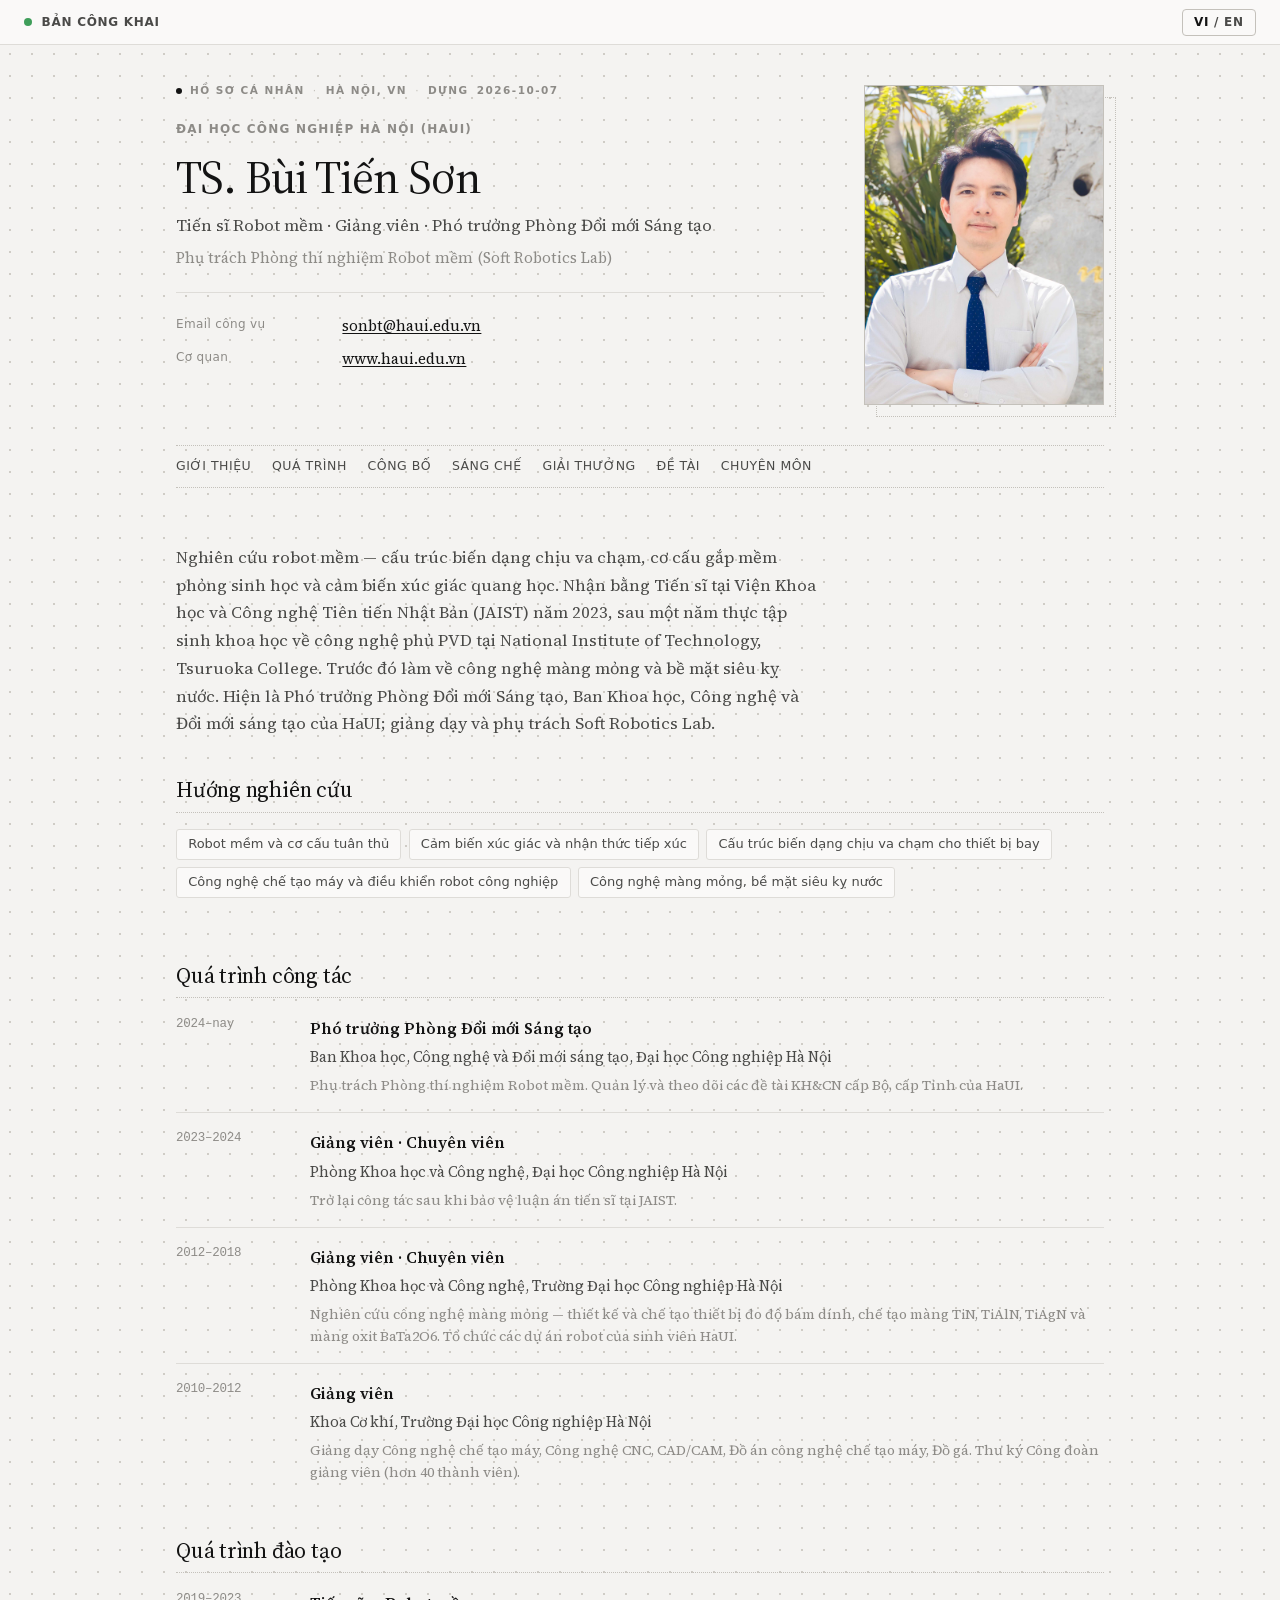
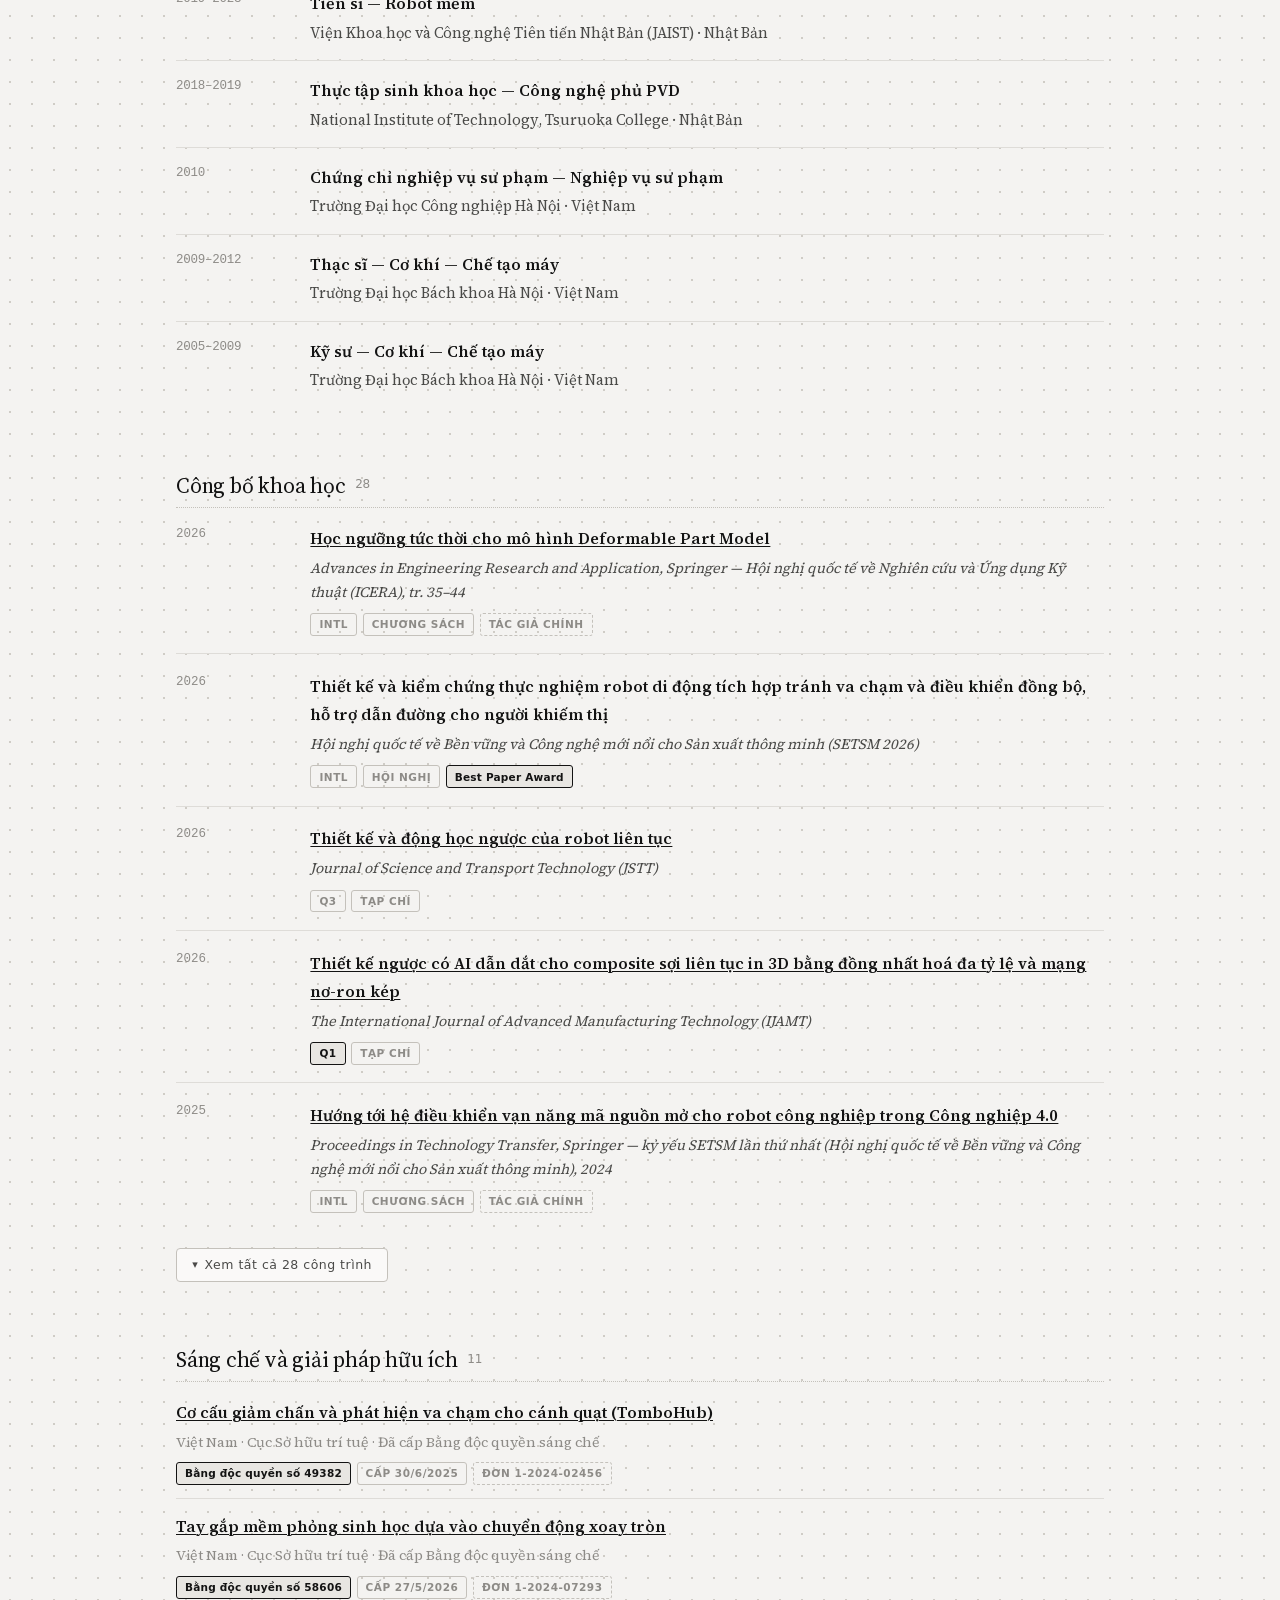
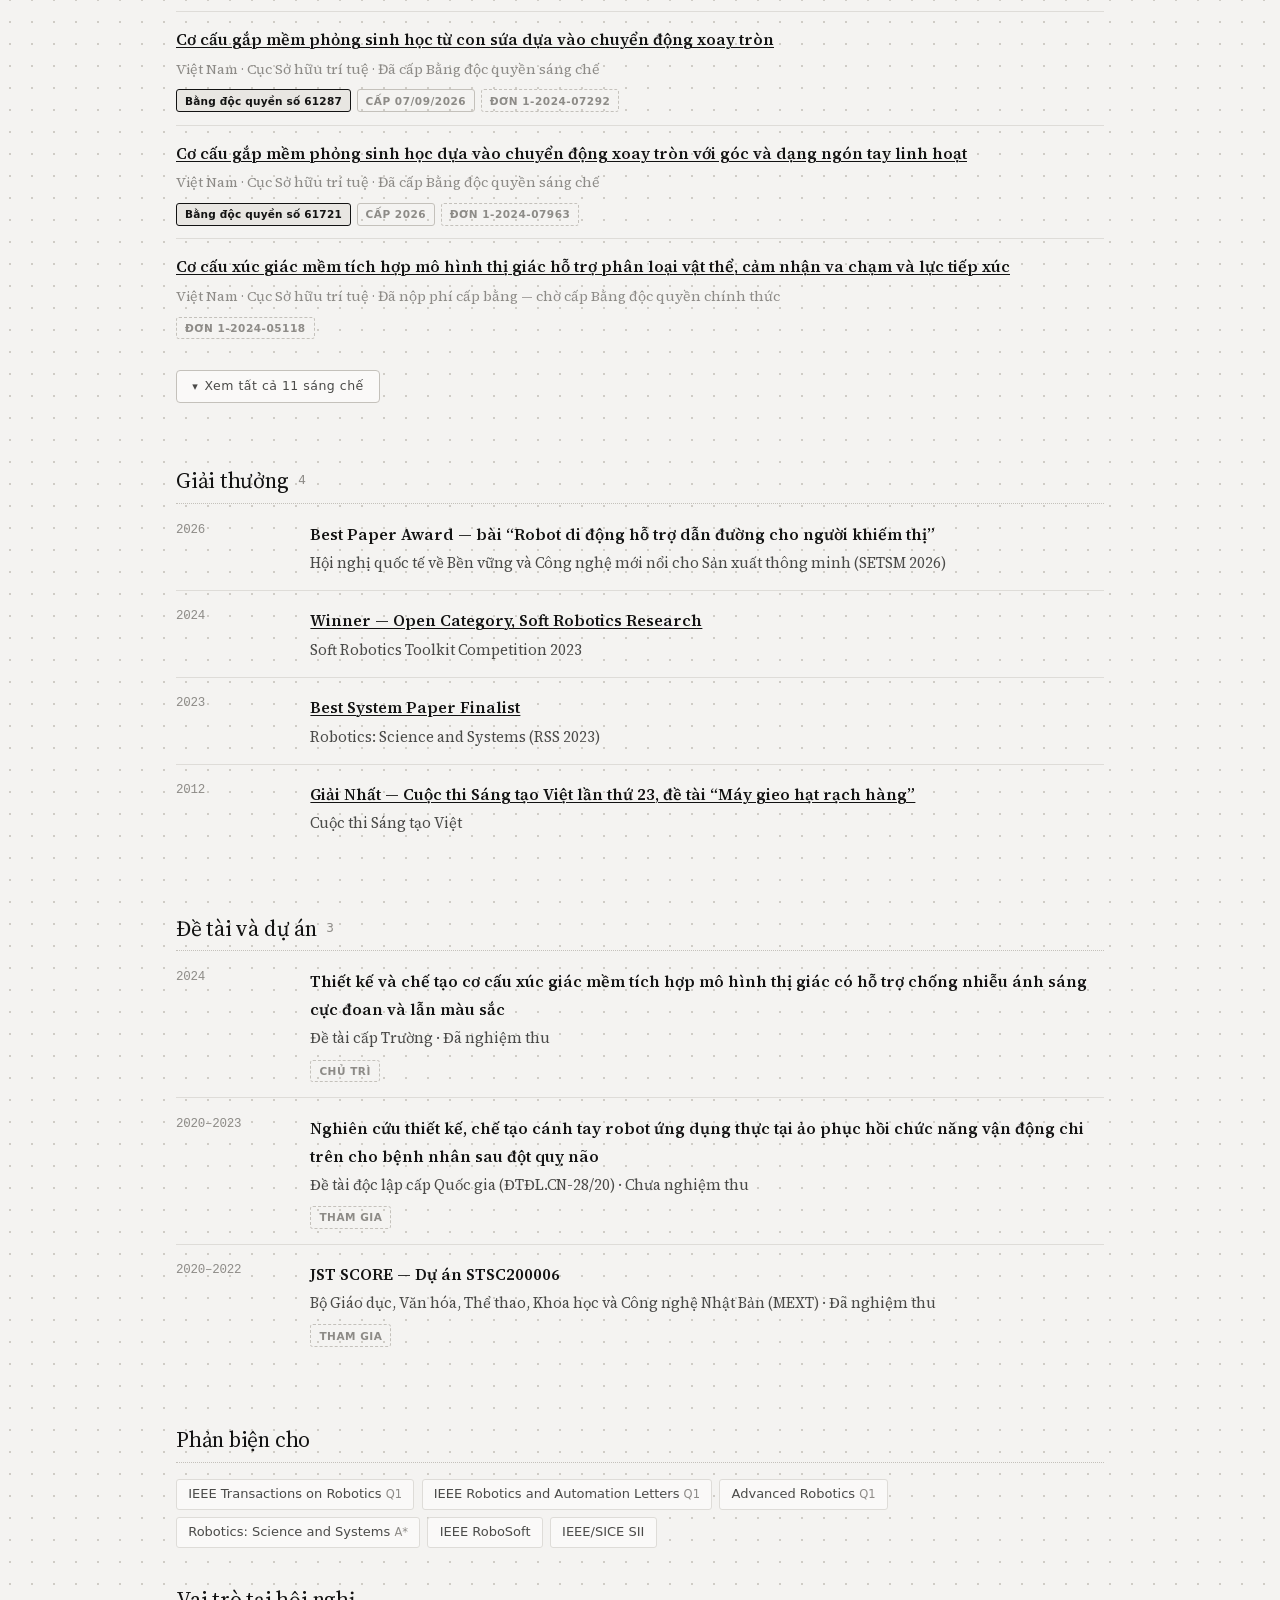
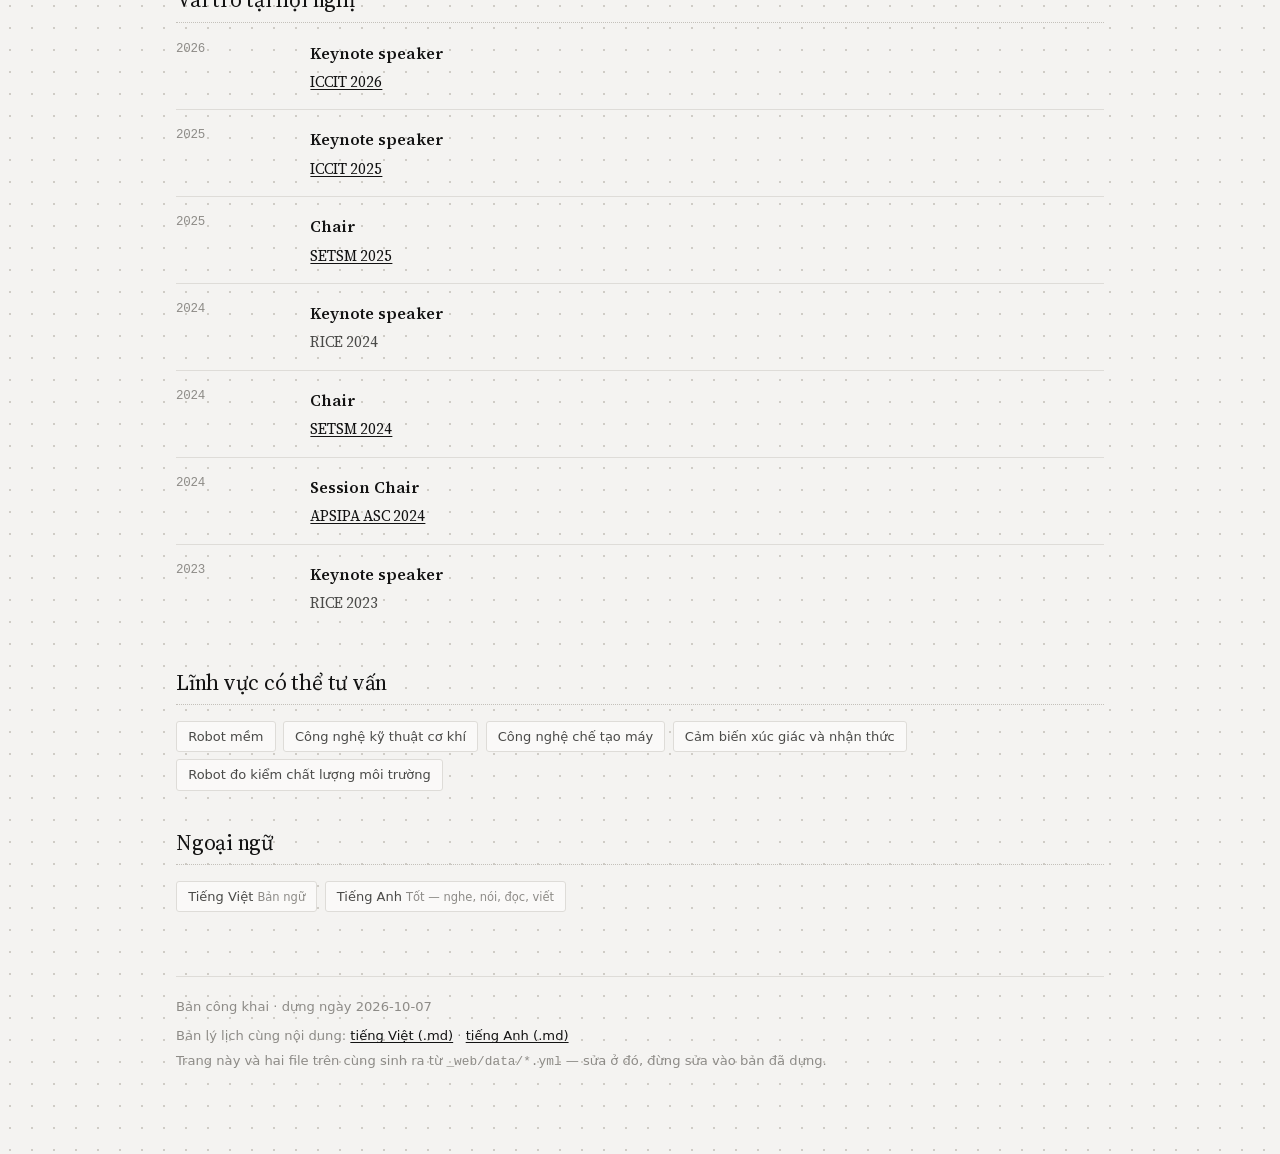
<file: index.html>
<!doctype html>
<html lang="vi" data-lang="vi">
<head>
<meta charset="utf-8">
<meta name="viewport" content="width=device-width, initial-scale=1">
<meta name="robots" content="index, follow">
<title>Bùi Tiến Sơn — Son Tien Bui</title>
<link rel="stylesheet" href="style.css">
</head>
<body>

<div class="tierbar t-public">
  <span class="dot"></span><span class="l" lang="vi">Bản công khai</span><span class="l" lang="en">Public edition</span>
  <button id="lang" type="button">VI / <b>EN</b></button>
</div>


<header class="hero">
 <div class="hero-text">
  <p class="metaline">
    <span class="mdot"></span><span class="l" lang="vi">HỒ SƠ CÁ NHÂN</span><span class="l" lang="en">PERSONAL PROFILE</span>
    <b>·</b><span class="l" lang="vi">HÀ NỘI, VN</span><span class="l" lang="en">HANOI, VN</span>
    <b>·</b><span class="l" lang="vi">dựng</span><span class="l" lang="en">built</span> 2026-10-07
  </p>
  <p class="eyebrow"><span class="l" lang="vi">Đại học Công nghiệp Hà Nội (HaUI)</span><span class="l" lang="en">Hanoi University of Industry (HaUI)</span></p>
  <h1><span class="l" lang="vi">TS.</span><span class="l" lang="en">Dr.</span> <span class="l" lang="vi">Bùi Tiến Sơn</span><span class="l" lang="en">Son Tien Bui</span></h1>
  <p class="headline"><span class="l" lang="vi">Tiến sĩ Robot mềm · Giảng viên · Phó trưởng Phòng Đổi mới Sáng tạo</span><span class="l" lang="en">PhD in Soft Robotics · Lecturer · Deputy Head, Innovation Division</span></p>
  <p class="lab"><span class="l" lang="vi">Phụ trách Phòng thí nghiệm Robot mềm (Soft Robotics Lab)</span><span class="l" lang="en">Head of the Soft Robotics Lab</span></p>
  <ul class="contacts">
    <li class="c-email" data-vis="public">
      <span class="ck"><span class="l" lang="vi">Email công vụ</span><span class="l" lang="en">Institutional email</span></span>
<a href="mailto:sonbt@haui.edu.vn">sonbt@haui.edu.vn</a>
    </li>
    <li class="c-web" data-vis="public">
      <span class="ck"><span class="l" lang="vi">Cơ quan</span><span class="l" lang="en">Institution</span></span>
<a href="https://www.haui.edu.vn">www.haui.edu.vn</a>
    </li>
  </ul>
 </div>
 <figure class="hero-portrait">
   <img src="portrait.jpg" alt="Bùi Tiến Sơn" width="1200" height="1600" loading="eager">
 </figure>
</header>

<nav class="toc">
  <a href="#about"><span class="l" lang="vi">Giới thiệu</span><span class="l" lang="en">About</span></a>
  <a href="#career"><span class="l" lang="vi">Quá trình</span><span class="l" lang="en">Career</span></a>
  <a href="#pubs"><span class="l" lang="vi">Công bố</span><span class="l" lang="en">Publications</span></a>
  <a href="#patents"><span class="l" lang="vi">Sáng chế</span><span class="l" lang="en">Patents</span></a>
  <a href="#awards"><span class="l" lang="vi">Giải thưởng</span><span class="l" lang="en">Awards</span></a>
  <a href="#projects"><span class="l" lang="vi">Đề tài</span><span class="l" lang="en">Projects</span></a>
  <a href="#service"><span class="l" lang="vi">Chuyên môn</span><span class="l" lang="en">Service</span></a>
</nav>

<main>

<section id="about">
  <p class="bio"><span class="l" lang="vi">Nghiên cứu robot mềm — cấu trúc biến dạng chịu va chạm, cơ cấu gắp mềm phỏng sinh học và cảm biến xúc giác quang học. Nhận bằng Tiến sĩ tại Viện Khoa học và Công nghệ Tiên tiến Nhật Bản (JAIST) năm 2023, sau một năm thực tập sinh khoa học về công nghệ phủ PVD tại National Institute of Technology, Tsuruoka College. Trước đó làm về công nghệ màng mỏng và bề mặt siêu kỵ nước. Hiện là Phó trưởng Phòng Đổi mới Sáng tạo, Ban Khoa học, Công nghệ và Đổi mới sáng tạo của HaUI; giảng dạy và phụ trách Soft Robotics Lab.
</span><span class="l" lang="en">Research in soft robotics — collision-accommodating deformable structures, bio-inspired soft grippers, and optical tactile sensing. PhD from the Japan Advanced Institute of Science and Technology (JAIST) in 2023, following a research internship in PVD coating technology at National Institute of Technology, Tsuruoka College. Earlier work covered thin-film technology and superhydrophobic surfaces. Currently Deputy Head of the Innovation Division at HaUI's Department of Science, Technology and Innovation, lecturing, and heading the Soft Robotics Lab.
</span></p>


  <h2><span class="l" lang="vi">Hướng nghiên cứu</span><span class="l" lang="en">Research interests</span></h2>
  <ul class="tags">
<li><span class="l" lang="vi">Robot mềm và cơ cấu tuân thủ</span><span class="l" lang="en">Soft robotics and compliant mechanisms</span></li><li><span class="l" lang="vi">Cảm biến xúc giác và nhận thức tiếp xúc</span><span class="l" lang="en">Tactile sensing and contact perception</span></li><li><span class="l" lang="vi">Cấu trúc biến dạng chịu va chạm cho thiết bị bay</span><span class="l" lang="en">Collision-accommodating deformable structures for aerial vehicles</span></li><li><span class="l" lang="vi">Công nghệ chế tạo máy và điều khiển robot công nghiệp</span><span class="l" lang="en">Manufacturing technology and industrial robot control</span></li><li><span class="l" lang="vi">Công nghệ màng mỏng, bề mặt siêu kỵ nước</span><span class="l" lang="en">Thin-film technology and superhydrophobic surfaces</span></li>  </ul>

</section>

<section id="career">
  <h2><span class="l" lang="vi">Quá trình công tác</span><span class="l" lang="en">Appointments</span></h2>
  <ol class="timeline">
    <li data-vis="public">
      <span class="when">2024–<span class="l" lang="vi">nay</span><span class="l" lang="en">present</span></span>
      <div>
        <b><span class="l" lang="vi">Phó trưởng Phòng Đổi mới Sáng tạo</span><span class="l" lang="en">Deputy Head, Innovation Division</span></b>
        <p class="where"><span class="l" lang="vi">Ban Khoa học, Công nghệ và Đổi mới sáng tạo, Đại học Công nghiệp Hà Nội</span><span class="l" lang="en">Department of Science, Technology and Innovation, Hanoi University of Industry</span></p>
<p class="detail"><span class="l" lang="vi">Phụ trách Phòng thí nghiệm Robot mềm. Quản lý và theo dõi các đề tài KH&CN cấp Bộ, cấp Tỉnh của HaUI.</span><span class="l" lang="en">Head of the Soft Robotics Lab. Manages and monitors HaUI's ministry- and province-level science and technology projects.</span></p>      </div>
    </li>
    <li data-vis="public">
      <span class="when">2023–2024</span>
      <div>
        <b><span class="l" lang="vi">Giảng viên · Chuyên viên</span><span class="l" lang="en">Lecturer · Officer</span></b>
        <p class="where"><span class="l" lang="vi">Phòng Khoa học và Công nghệ, Đại học Công nghiệp Hà Nội</span><span class="l" lang="en">Department of Science and Technology, Hanoi University of Industry</span></p>
<p class="detail"><span class="l" lang="vi">Trở lại công tác sau khi bảo vệ luận án tiến sĩ tại JAIST.</span><span class="l" lang="en">Returned to duty after defending the doctoral dissertation at JAIST.</span></p>      </div>
    </li>
    <li data-vis="public">
      <span class="when">2012–2018</span>
      <div>
        <b><span class="l" lang="vi">Giảng viên · Chuyên viên</span><span class="l" lang="en">Lecturer · Officer</span></b>
        <p class="where"><span class="l" lang="vi">Phòng Khoa học và Công nghệ, Trường Đại học Công nghiệp Hà Nội</span><span class="l" lang="en">Department of Science and Technology, Hanoi University of Industry</span></p>
<p class="detail"><span class="l" lang="vi">Nghiên cứu công nghệ màng mỏng — thiết kế và chế tạo thiết bị đo độ bám dính, chế tạo màng TiN, TiAlN, TiAgN và màng oxit BaTa2O6. Tổ chức các dự án robot của sinh viên HaUI.</span><span class="l" lang="en">Thin-film technology research — designed and built a scratch tester, fabricated TiN, TiAlN, TiAgN metal films and BaTa2O6 oxide films. Organized HaUI student robotics projects.</span></p>      </div>
    </li>
    <li data-vis="public">
      <span class="when">2010–2012</span>
      <div>
        <b><span class="l" lang="vi">Giảng viên</span><span class="l" lang="en">Lecturer</span></b>
        <p class="where"><span class="l" lang="vi">Khoa Cơ khí, Trường Đại học Công nghiệp Hà Nội</span><span class="l" lang="en">Faculty of Mechanical Engineering, Hanoi University of Industry</span></p>
<p class="detail"><span class="l" lang="vi">Giảng dạy Công nghệ chế tạo máy, Công nghệ CNC, CAD/CAM, Đồ án công nghệ chế tạo máy, Đồ gá. Thư ký Công đoàn giảng viên (hơn 40 thành viên).</span><span class="l" lang="en">Taught Manufacturing Technology, CNC Technology, CAD/CAM, Manufacturing Design Projects, Jigs and Fixtures. Secretary of the Lecturer Union (40+ members).</span></p>      </div>
    </li>
  </ol>

  <h2><span class="l" lang="vi">Quá trình đào tạo</span><span class="l" lang="en">Education</span></h2>
  <ol class="timeline">
    <li data-vis="public">
      <span class="when">2019–2023</span>
      <div>
        <b><span class="l" lang="vi">Tiến sĩ</span><span class="l" lang="en">PhD</span> — <span class="l" lang="vi">Robot mềm</span><span class="l" lang="en">Soft Robotics</span></b>
        <p class="where"><span class="l" lang="vi">Viện Khoa học và Công nghệ Tiên tiến Nhật Bản (JAIST)</span><span class="l" lang="en">Japan Advanced Institute of Science and Technology (JAIST)</span> · <span class="l" lang="vi">Nhật Bản</span><span class="l" lang="en">Japan</span></p>
      </div>
    </li>
    <li data-vis="public">
      <span class="when">2018–2019</span>
      <div>
        <b><span class="l" lang="vi">Thực tập sinh khoa học</span><span class="l" lang="en">Research Intern</span> — <span class="l" lang="vi">Công nghệ phủ PVD</span><span class="l" lang="en">PVD Coating Technology</span></b>
        <p class="where"><span class="l" lang="vi">National Institute of Technology, Tsuruoka College</span><span class="l" lang="en">National Institute of Technology, Tsuruoka College</span> · <span class="l" lang="vi">Nhật Bản</span><span class="l" lang="en">Japan</span></p>
      </div>
    </li>
    <li data-vis="public">
      <span class="when">2010</span>
      <div>
        <b><span class="l" lang="vi">Chứng chỉ nghiệp vụ sư phạm</span><span class="l" lang="en">Certificate of Pedagogy</span> — <span class="l" lang="vi">Nghiệp vụ sư phạm</span><span class="l" lang="en">Pedagogy</span></b>
        <p class="where"><span class="l" lang="vi">Trường Đại học Công nghiệp Hà Nội</span><span class="l" lang="en">Hanoi University of Industry</span> · <span class="l" lang="vi">Việt Nam</span><span class="l" lang="en">Vietnam</span></p>
      </div>
    </li>
    <li data-vis="public">
      <span class="when">2009–2012</span>
      <div>
        <b><span class="l" lang="vi">Thạc sĩ</span><span class="l" lang="en">MSc</span> — <span class="l" lang="vi">Cơ khí — Chế tạo máy</span><span class="l" lang="en">Mechanical Engineering — Manufacturing Technology</span></b>
        <p class="where"><span class="l" lang="vi">Trường Đại học Bách khoa Hà Nội</span><span class="l" lang="en">Hanoi University of Science and Technology</span> · <span class="l" lang="vi">Việt Nam</span><span class="l" lang="en">Vietnam</span></p>
      </div>
    </li>
    <li data-vis="public">
      <span class="when">2005–2009</span>
      <div>
        <b><span class="l" lang="vi">Kỹ sư</span><span class="l" lang="en">Engineer (BEng)</span> — <span class="l" lang="vi">Cơ khí — Chế tạo máy</span><span class="l" lang="en">Mechanical Engineering — Manufacturing Technology</span></b>
        <p class="where"><span class="l" lang="vi">Trường Đại học Bách khoa Hà Nội</span><span class="l" lang="en">Hanoi University of Science and Technology</span> · <span class="l" lang="vi">Việt Nam</span><span class="l" lang="en">Vietnam</span></p>
      </div>
    </li>
  </ol>
</section>

<section id="pubs">
  <h2><span class="l" lang="vi">Công bố khoa học</span><span class="l" lang="en">Publications</span> <span class="count">28</span></h2>
  <ol class="pubs" reversed data-collapse>
    <li class="tier-intl" data-vis="public">
      <span class="yr">2026</span>
      <div>
        <b><a href="https://doi.org/10.1007/978-3-032-15836-9_5"><span class="l" lang="vi">Học ngưỡng tức thời cho mô hình Deformable Part Model</span><span class="l" lang="en">An On-the-Fly Threshold Learning for Deformable Part Model</span></a></b>
        <p class="venue"><span class="l" lang="vi">Advances in Engineering Research and Application, Springer — Hội nghị quốc tế về Nghiên cứu và Ứng dụng Kỹ thuật (ICERA), tr. 35–44</span><span class="l" lang="en">Advances in Engineering Research and Application, Springer — Intl. Conference on Engineering Research and Applications (ICERA), pp. 35–44</span></p>
        <p class="badges">
          <span class="b b-intl">INTL</span>
          <span class="b b-type"><span class="l" lang="vi">Chương sách</span><span class="l" lang="en">Book chapter</span></span>
<span class="b b-role"><span class="l" lang="vi">Tác giả chính</span><span class="l" lang="en">First author</span></span>        </p>
      </div>
    </li>
    <li class="tier-intl" data-vis="public">
      <span class="yr">2026</span>
      <div>
        <b><span class="l" lang="vi">Thiết kế và kiểm chứng thực nghiệm robot di động tích hợp tránh va chạm và điều khiển đồng bộ, hỗ trợ dẫn đường cho người khiếm thị</span><span class="l" lang="en">Design and Experimental Validation of a Mobile Robot with Integrated Collision Avoidance and Synchronization Control for Blind Navigation Assistance</span></b>
        <p class="venue"><span class="l" lang="vi">Hội nghị quốc tế về Bền vững và Công nghệ mới nổi cho Sản xuất thông minh (SETSM 2026)</span><span class="l" lang="en">Intl. Conference on Sustainability and Emerging Technologies for Smart Manufacturing (SETSM 2026)</span></p>
        <p class="badges">
          <span class="b b-intl">INTL</span>
          <span class="b b-type"><span class="l" lang="vi">Hội nghị</span><span class="l" lang="en">Conference</span></span>
<span class="b b-hl"><span class="l" lang="vi">Best Paper Award</span><span class="l" lang="en">Best Paper Award</span></span>        </p>
      </div>
    </li>
    <li class="tier-q3" data-vis="public">
      <span class="yr">2026</span>
      <div>
        <b><a href="https://doi.org/10.58845/jstt.utt.2026.en.6.1.101-111"><span class="l" lang="vi">Thiết kế và động học ngược của robot liên tục</span><span class="l" lang="en">Design and Inverse Kinematics of Continuum Robots</span></a></b>
        <p class="venue"><span class="l" lang="vi">Journal of Science and Transport Technology (JSTT)</span><span class="l" lang="en">Journal of Science and Transport Technology (JSTT)</span></p>
        <p class="badges">
          <span class="b b-q3">Q3</span>
          <span class="b b-type"><span class="l" lang="vi">Tạp chí</span><span class="l" lang="en">Journal</span></span>
        </p>
      </div>
    </li>
    <li class="tier-q1" data-vis="public">
      <span class="yr">2026</span>
      <div>
        <b><a href="https://doi.org/10.1007/s00170-026-17787-2"><span class="l" lang="vi">Thiết kế ngược có AI dẫn dắt cho composite sợi liên tục in 3D bằng đồng nhất hoá đa tỷ lệ và mạng nơ-ron kép</span><span class="l" lang="en">AI-Driven Inverse Design of 3D-Printed Continuous Fiber Composites Using Multiscale Homogenization and Dual Neural Networks</span></a></b>
        <p class="venue"><span class="l" lang="vi">The International Journal of Advanced Manufacturing Technology (IJAMT)</span><span class="l" lang="en">The International Journal of Advanced Manufacturing Technology (IJAMT)</span></p>
        <p class="badges">
          <span class="b b-q1">Q1</span>
          <span class="b b-type"><span class="l" lang="vi">Tạp chí</span><span class="l" lang="en">Journal</span></span>
        </p>
      </div>
    </li>
    <li class="tier-intl" data-vis="public">
      <span class="yr">2025</span>
      <div>
        <b><a href="https://doi.org/10.1007/978-981-97-7083-0_62"><span class="l" lang="vi">Hướng tới hệ điều khiển vạn năng mã nguồn mở cho robot công nghiệp trong Công nghiệp 4.0</span><span class="l" lang="en">Towards an Open-Source Universal Controller System for Industrial Robots in Industry 4.0</span></a></b>
        <p class="venue"><span class="l" lang="vi">Proceedings in Technology Transfer, Springer — kỷ yếu SETSM lần thứ nhất (Hội nghị quốc tế về Bền vững và Công nghệ mới nổi cho Sản xuất thông minh), 2024</span><span class="l" lang="en">Proceedings in Technology Transfer, Springer — 1st SETSM (Intl. Conference on Sustainability and Emerging Technologies for Smart Manufacturing), 2024</span></p>
        <p class="badges">
          <span class="b b-intl">INTL</span>
          <span class="b b-type"><span class="l" lang="vi">Chương sách</span><span class="l" lang="en">Book chapter</span></span>
<span class="b b-role"><span class="l" lang="vi">Tác giả chính</span><span class="l" lang="en">First author</span></span>        </p>
      </div>
    </li>
    <li class="tier-q4 extra" data-vis="public">
      <span class="yr">2025</span>
      <div>
        <b><a href="https://doi.org/10.1007/978-981-95-1746-6_22"><span class="l" lang="vi">Nhận dạng cử chỉ tay dùng YOLO</span><span class="l" lang="en">Hand Gesture Recognition with YOLO</span></a></b>
        <p class="venue"><span class="l" lang="vi">Hội nghị quốc tế về Hệ thống thông minh và Mạng (ICISN 2025)</span><span class="l" lang="en">Intl. Conference on Intelligent Systems and Networks (ICISN 2025)</span></p>
        <p class="badges">
          <span class="b b-q4">Q4</span>
          <span class="b b-type"><span class="l" lang="vi">Hội nghị</span><span class="l" lang="en">Conference</span></span>
        </p>
      </div>
    </li>
    <li class="tier-q4 extra" data-vis="public">
      <span class="yr">2025</span>
      <div>
        <b><a href="https://doi.org/10.1007/978-981-95-1746-6_82"><span class="l" lang="vi">Hệ thống IoT mô-đun giám sát chất lượng không khí lớp học</span><span class="l" lang="en">Modular IoT System for Classroom Air Quality Monitoring</span></a></b>
        <p class="venue"><span class="l" lang="vi">Hội nghị quốc tế về Hệ thống thông minh và Mạng (ICISN 2025)</span><span class="l" lang="en">Intl. Conference on Intelligent Systems and Networks (ICISN 2025)</span></p>
        <p class="badges">
          <span class="b b-q4">Q4</span>
          <span class="b b-type"><span class="l" lang="vi">Hội nghị</span><span class="l" lang="en">Conference</span></span>
        </p>
      </div>
    </li>
    <li class="tier-q4 extra" data-vis="public">
      <span class="yr">2025</span>
      <div>
        <b><a href="https://doi.org/10.1007/978-981-95-1746-6_33"><span class="l" lang="vi">Điều khiển trượt cho quadrotor</span><span class="l" lang="en">Sliding Mode Control for a Quadrotor</span></a></b>
        <p class="venue"><span class="l" lang="vi">Hội nghị quốc tế về Hệ thống thông minh và Mạng (ICISN 2025)</span><span class="l" lang="en">Intl. Conference on Intelligent Systems and Networks (ICISN 2025)</span></p>
        <p class="badges">
          <span class="b b-q4">Q4</span>
          <span class="b b-type"><span class="l" lang="vi">Hội nghị</span><span class="l" lang="en">Conference</span></span>
        </p>
      </div>
    </li>
    <li class="tier-q2 extra" data-vis="public">
      <span class="yr">2025</span>
      <div>
        <b><a href="https://doi.org/10.36897/jme/213851"><span class="l" lang="vi">DigitEye: Cảm biến xúc giác mềm trong suốt cho cảm nhận đa phương thức bền vững</span><span class="l" lang="en">DigitEye: A Transparent Soft Tactile Sensor for Robust Multi-Modal Perception</span></a></b>
        <p class="venue"><span class="l" lang="vi">Journal of Machine Engineering (JME) 25(4), 91–105</span><span class="l" lang="en">Journal of Machine Engineering (JME) 25(4), 91–105</span></p>
        <p class="badges">
          <span class="b b-q2">Q2</span>
          <span class="b b-type"><span class="l" lang="vi">Tạp chí</span><span class="l" lang="en">Journal</span></span>
<span class="b b-role"><span class="l" lang="vi">Tác giả chính</span><span class="l" lang="en">First author</span></span>        </p>
      </div>
    </li>
    <li class="tier-intl extra" data-vis="public">
      <span class="yr">2024</span>
      <div>
        <b><a href="https://doi.org/10.1109/UR61395.2024.10597535"><span class="l" lang="vi">Động lực học va chạm của cánh quạt biến dạng có động cơ cho drone</span><span class="l" lang="en">Collision Dynamics of Motorized Deformable Propellers for Drones</span></a></b>
        <p class="venue"><span class="l" lang="vi">Hội nghị quốc tế lần thứ 21 về Ubiquitous Robots (UR 2024)</span><span class="l" lang="en">21st Intl. Conference on Ubiquitous Robots (UR 2024)</span></p>
        <p class="badges">
          <span class="b b-intl">INTL</span>
          <span class="b b-type"><span class="l" lang="vi">Hội nghị</span><span class="l" lang="en">Conference</span></span>
        </p>
      </div>
    </li>
    <li class="tier-intl extra" data-vis="public">
      <span class="yr">2024</span>
      <div>
        <b><a href="https://doi.org/10.1109/APSIPAASC63619.2025.10849036"><span class="l" lang="vi">Giải pháp phát hiện bất thường của đậu đỏ trên dây chuyền chế biến</span><span class="l" lang="en">A Solution for Anomaly Detection of Red Beans in a Product Processing Line</span></a></b>
        <p class="venue"><span class="l" lang="vi">APSIPA Annual Summit and Conference 2024</span><span class="l" lang="en">APSIPA Annual Summit and Conference 2024</span></p>
        <p class="badges">
          <span class="b b-intl">INTL</span>
          <span class="b b-type"><span class="l" lang="vi">Hội nghị</span><span class="l" lang="en">Conference</span></span>
        </p>
      </div>
    </li>
    <li class="tier-intl extra" data-vis="public">
      <span class="yr">2024</span>
      <div>
        <b><a href="https://doi.org/10.1109/APSIPAASC63619.2025.10848961"><span class="l" lang="vi">Nhận dạng ngôn ngữ ký hiệu tiếng Việt đơn lẻ bằng kết hợp heatmap và thông tin độ sâu dựa trên CNN</span><span class="l" lang="en">An Isolated Vietnamese Sign Language Recognition Method Using a Fusion of Heatmap and Depth Information Based on CNNs</span></a></b>
        <p class="venue"><span class="l" lang="vi">APSIPA Annual Summit and Conference 2024</span><span class="l" lang="en">APSIPA Annual Summit and Conference 2024</span></p>
        <p class="badges">
          <span class="b b-intl">INTL</span>
          <span class="b b-type"><span class="l" lang="vi">Hội nghị</span><span class="l" lang="en">Conference</span></span>
        </p>
      </div>
    </li>
    <li class="tier-domestic extra" data-vis="public">
      <span class="yr">2024</span>
      <div>
        <b><span class="l" lang="vi">Phát triển tay kẹp có điều khiển phản hồi lực cho robot</span><span class="l" lang="en">Development of a Gripper with Force Feedback Control for Robots</span></b>
        <p class="venue"><span class="l" lang="vi">Hội nghị quốc gia lần thứ nhất về Năng lượng, Điện tử và Tự động hóa (EEA 2024)</span><span class="l" lang="en">1st National Conference on Energy, Electronics and Automation (EEA 2024)</span></p>
        <p class="badges">
          <span class="b b-domestic">DOMESTIC</span>
          <span class="b b-type"><span class="l" lang="vi">Hội nghị</span><span class="l" lang="en">Conference</span></span>
        </p>
      </div>
    </li>
    <li class="tier-domestic extra" data-vis="public">
      <span class="yr">2024</span>
      <div>
        <b><span class="l" lang="vi">Phát triển phần mềm và hệ điều khiển cho robot công nghiệp dùng PLC Mitsubishi Q</span><span class="l" lang="en">Development of Software and Control System for Industrial Robots Using Mitsubishi Q PLC</span></b>
        <p class="venue"><span class="l" lang="vi">Hội nghị quốc gia lần thứ nhất về Năng lượng, Điện tử và Tự động hóa (EEA 2024)</span><span class="l" lang="en">1st National Conference on Energy, Electronics and Automation (EEA 2024)</span></p>
        <p class="badges">
          <span class="b b-domestic">DOMESTIC</span>
          <span class="b b-type"><span class="l" lang="vi">Hội nghị</span><span class="l" lang="en">Conference</span></span>
        </p>
      </div>
    </li>
    <li class="tier-q1 extra" data-vis="public">
      <span class="yr">2024</span>
      <div>
        <b><a href="https://doi.org/10.1016/j.iot.2024.101313"><span class="l" lang="vi">Hướng tới liên thông Matter và oneM2M: thiết kế và triển khai thực thể proxy liên thông Matter–oneM2M</span><span class="l" lang="en">Towards Interworking of Matter and oneM2M: Design and Implementation of a Matter–oneM2M Interworking Proxy Entity</span></a></b>
        <p class="venue"><span class="l" lang="vi">Internet of Things (Elsevier)</span><span class="l" lang="en">Internet of Things (Elsevier)</span></p>
        <p class="badges">
          <span class="b b-q1">Q1</span>
          <span class="b b-type"><span class="l" lang="vi">Tạp chí</span><span class="l" lang="en">Journal</span></span>
        </p>
      </div>
    </li>
    <li class="tier-national extra" data-vis="public">
      <span class="yr">2024</span>
      <div>
        <b><a href="http://doi.org/10.57001/huih5804.2024.306"><span class="l" lang="vi">Phát triển phần mềm giám sát và điều khiển cho AGV</span><span class="l" lang="en">Development of Monitoring and Control Software for AGV</span></a></b>
        <p class="venue"><span class="l" lang="vi">Tạp chí Khoa học và Công nghệ ĐHCN Hà Nội 60(9), 134–140</span><span class="l" lang="en">HaUI Journal of Science and Technology 60(9), 134–140</span></p>
        <p class="badges">
          <span class="b b-national">NATIONAL</span>
          <span class="b b-type"><span class="l" lang="vi">Tạp chí</span><span class="l" lang="en">Journal</span></span>
        </p>
      </div>
    </li>
    <li class="tier-national extra" data-vis="public">
      <span class="yr">2024</span>
      <div>
        <b><a href="http://doi.org/10.57001/huih5804.2024.292"><span class="l" lang="vi">Phát triển tay kẹp có phản hồi lực cho robot</span><span class="l" lang="en">Development of a Gripper with Force Feedback Control for Robots</span></a></b>
        <p class="venue"><span class="l" lang="vi">Tạp chí Khoa học và Công nghệ ĐHCN Hà Nội 60(9), 47–52</span><span class="l" lang="en">HaUI Journal of Science and Technology 60(9), 47–52</span></p>
        <p class="badges">
          <span class="b b-national">NATIONAL</span>
          <span class="b b-type"><span class="l" lang="vi">Tạp chí</span><span class="l" lang="en">Journal</span></span>
        </p>
      </div>
    </li>
    <li class="tier-a-star extra" data-vis="public">
      <span class="yr">2023</span>
      <div>
        <b><a href="https://doi.org/10.15607/RSS.2023.XIX.090"><span class="l" lang="vi">ROSE: Tay gắp robot siết bằng chuyển động xoay hướng tới gắp vật thể vạn năng</span><span class="l" lang="en">ROSE: Rotation-based Squeezing Robotic Gripper toward Universal Handling of Objects</span></a></b>
        <p class="venue"><span class="l" lang="vi">Robotics: Science and Systems XIX (RSS 2023)</span><span class="l" lang="en">Robotics: Science and Systems XIX (RSS 2023)</span></p>
        <p class="badges">
          <span class="b b-a-star">ASTAR</span>
          <span class="b b-type"><span class="l" lang="vi">Hội nghị</span><span class="l" lang="en">Conference</span></span>
<span class="b b-role"><span class="l" lang="vi">Tác giả chính</span><span class="l" lang="en">First author</span></span><span class="b b-hl"><span class="l" lang="vi">Hội nghị hạng A* · Best System Paper Finalist</span><span class="l" lang="en">A* venue · Best System Paper Finalist</span></span>        </p>
      </div>
    </li>
    <li class="tier-a extra" data-vis="public">
      <span class="yr">2022</span>
      <div>
        <b><a href="https://doi.org/10.1109/ICRA46639.2022.9812153"><span class="l" lang="vi">Robot dạng xe đạp linh hoạt để kiểm tra kết cấu thép phức tạp</span><span class="l" lang="en">An Agile Bicycle-like Robot for Complex Steel Structure Inspection</span></a></b>
        <p class="venue"><span class="l" lang="vi">Hội nghị quốc tế IEEE về Robot và Tự động hóa (ICRA 2022)</span><span class="l" lang="en">IEEE Intl. Conference on Robotics and Automation (ICRA 2022)</span></p>
        <p class="badges">
          <span class="b b-a">A</span>
          <span class="b b-type"><span class="l" lang="vi">Hội nghị</span><span class="l" lang="en">Conference</span></span>
        </p>
      </div>
    </li>
    <li class="tier-q1 extra" data-vis="public">
      <span class="yr">2022</span>
      <div>
        <b><a href="https://doi.org/10.1109/TRO.2022.3198494"><span class="l" lang="vi">Tombo Propeller: Cấu trúc biến dạng phỏng sinh học hướng tới điều khiển chịu va chạm cho drone</span><span class="l" lang="en">Tombo Propeller: Bio-Inspired Deformable Structure toward Collision-Accommodated Control for Drones</span></a></b>
        <p class="venue"><span class="l" lang="vi">IEEE Transactions on Robotics (T-RO)</span><span class="l" lang="en">IEEE Transactions on Robotics (T-RO)</span></p>
        <p class="badges">
          <span class="b b-q1">Q1</span>
          <span class="b b-type"><span class="l" lang="vi">Tạp chí</span><span class="l" lang="en">Journal</span></span>
<span class="b b-role"><span class="l" lang="vi">Tác giả chính</span><span class="l" lang="en">First author</span></span><span class="b b-hl"><span class="l" lang="vi">Tạp chí đầu ngành robot học</span><span class="l" lang="en">Flagship robotics journal</span></span>        </p>
      </div>
    </li>
    <li class="tier-intl extra" data-vis="public">
      <span class="yr">2019</span>
      <div>
        <b><span class="l" lang="vi">Cải thiện màng mỏng BaTa2O6 cho ứng dụng lớp cách điện cổng TFT</span><span class="l" lang="en">Improvement of BaTa2O6 Thin Films for TFT Gate Insulator Applications</span></b>
        <p class="venue"><span class="l" lang="vi">Hội nghị mùa xuân JSAP lần thứ 66</span><span class="l" lang="en">66th JSAP Spring Meeting</span></p>
        <p class="badges">
          <span class="b b-intl">INTL</span>
          <span class="b b-type"><span class="l" lang="vi">Hội nghị</span><span class="l" lang="en">Conference</span></span>
        </p>
      </div>
    </li>
    <li class="tier-domestic extra" data-vis="public">
      <span class="yr">2018</span>
      <div>
        <b><a href="https://vjol.info.vn/dhcnhn/en/article/view/41351"><span class="l" lang="vi">Ảnh hưởng của áp suất làm việc đến cấu trúc và thành phần màng TiAlN chế tạo bằng đồng phún xạ</span><span class="l" lang="en">Effects of Working Pressure on Structure and Composition of TiAlN Coating Fabricated by Co-sputtering Deposition</span></a></b>
        <p class="venue"><span class="l" lang="vi">Hội nghị Cơ khí toàn quốc (VCME 2018)</span><span class="l" lang="en">National Conference on Mechanical Engineering (VCME 2018)</span></p>
        <p class="badges">
          <span class="b b-domestic">DOMESTIC</span>
          <span class="b b-type"><span class="l" lang="vi">Hội nghị</span><span class="l" lang="en">Conference</span></span>
        </p>
      </div>
    </li>
    <li class="tier-domestic extra" data-vis="public">
      <span class="yr">2018</span>
      <div>
        <b><a href="https://vjol.info.vn/dhcnhn/en/article/view/41513"><span class="l" lang="vi">Nghiên cứu, thiết kế và chế tạo thiết bị phòng thí nghiệm xác định hệ số ma sát và cường độ mòn</span><span class="l" lang="en">Study, Design and Manufacture of Laboratory Equipment to Determine Friction Coefficient and Wear Intensity</span></a></b>
        <p class="venue"><span class="l" lang="vi">Hội nghị Cơ khí toàn quốc (VCME 2018)</span><span class="l" lang="en">National Conference on Mechanical Engineering (VCME 2018)</span></p>
        <p class="badges">
          <span class="b b-domestic">DOMESTIC</span>
          <span class="b b-type"><span class="l" lang="vi">Hội nghị</span><span class="l" lang="en">Conference</span></span>
        </p>
      </div>
    </li>
    <li class="tier-national extra" data-vis="public">
      <span class="yr">2015</span>
      <div>
        <b><span class="l" lang="vi">Nghiên cứu tạo màng cứng TiN trên nền thép hợp kim bằng phún xạ DC-magnetron</span><span class="l" lang="en">Research on Creating Hard TiN Coating on Alloy Steel Substrate by DC-Magnetron Sputtering</span></b>
        <p class="venue"><span class="l" lang="vi">Tạp chí Khoa học và Công nghệ</span><span class="l" lang="en">Journal of Science and Technology</span></p>
        <p class="badges">
          <span class="b b-national">NATIONAL</span>
          <span class="b b-type"><span class="l" lang="vi">Tạp chí</span><span class="l" lang="en">Journal</span></span>
        </p>
      </div>
    </li>
    <li class="tier-intl extra" data-vis="public">
      <span class="yr">2014</span>
      <div>
        <b><span class="l" lang="vi">Cấu trúc phân cấp micro/nano tăng tính kỵ nước cho bề mặt polymer</span><span class="l" lang="en">Micro/Nano Hierarchical Structure for Enhancing Hydrophobicity of Polymeric Surfaces</span></b>
        <p class="venue"><span class="l" lang="vi">Hội nghị quốc tế lần thứ 15 về Xử lý và Thiết kế Vật liệu sinh thái (ISEPD 2014)</span><span class="l" lang="en">15th Intl. Symposium on Eco-Materials Processing and Design (ISEPD 2014)</span></p>
        <p class="badges">
          <span class="b b-intl">INTL</span>
          <span class="b b-type"><span class="l" lang="vi">Hội nghị</span><span class="l" lang="en">Conference</span></span>
        </p>
      </div>
    </li>
    <li class="tier-domestic extra" data-vis="public">
      <span class="yr">2013</span>
      <div>
        <b><span class="l" lang="vi">Máy công cụ thích ứng thông minh với thay đổi của môi trường sản xuất</span><span class="l" lang="en">Machine Tools Intelligently Adapting to Changes in the Production Environment</span></b>
        <p class="venue"><span class="l" lang="vi">Hội nghị KHCN toàn quốc về Cơ khí lần thứ 3</span><span class="l" lang="en">3rd National Conference on Science and Technology in Mechanical Engineering</span></p>
        <p class="badges">
          <span class="b b-domestic">DOMESTIC</span>
          <span class="b b-type"><span class="l" lang="vi">Hội nghị</span><span class="l" lang="en">Conference</span></span>
        </p>
      </div>
    </li>
    <li class="tier-national extra" data-vis="public">
      <span class="yr">2013</span>
      <div>
        <b><span class="l" lang="vi">Nghiên cứu tính kỵ nước và ma sát của lá sen và lá khoai môn</span><span class="l" lang="en">Investigation into Water-repellent and Tribological Properties of Lotus and Colocasia Esculenta Leaves</span></b>
        <p class="venue"><span class="l" lang="vi">Tạp chí Khoa học và Công nghệ</span><span class="l" lang="en">Journal of Science and Technology</span></p>
        <p class="badges">
          <span class="b b-national">NATIONAL</span>
          <span class="b b-type"><span class="l" lang="vi">Tạp chí</span><span class="l" lang="en">Journal</span></span>
        </p>
      </div>
    </li>
    <li class="tier-national extra" data-vis="public">
      <span class="yr">2012</span>
      <div>
        <b><span class="l" lang="vi">Nghiên cứu công nghệ cắt bằng tia nước có hạt mài</span><span class="l" lang="en">Research on Abrasive Waterjet Technology</span></b>
        <p class="venue"><span class="l" lang="vi">Tạp chí Cơ khí Việt Nam</span><span class="l" lang="en">Vietnam Journal of Mechanical Engineering</span></p>
        <p class="badges">
          <span class="b b-national">NATIONAL</span>
          <span class="b b-type"><span class="l" lang="vi">Tạp chí</span><span class="l" lang="en">Journal</span></span>
        </p>
      </div>
    </li>
  </ol>
  <button class="more-btn" type="button" hidden aria-expanded="false">
    <span class="mo"><span class="l" lang="vi">Xem tất cả 28 công trình</span><span class="l" lang="en">Show all 28 publications</span></span>
    <span class="mc"><span class="l" lang="vi">Thu gọn còn 5 công trình mới nhất</span><span class="l" lang="en">Collapse to the 5 most recent</span></span>
  </button>
</section>

<section id="patents">
  <h2><span class="l" lang="vi">Sáng chế và giải pháp hữu ích</span><span class="l" lang="en">Patents and utility solutions</span> <span class="count">11</span></h2>
  <ol class="plain" data-collapse>
    <li data-vis="public"><b><a href="https://wipopublish.ipvietnam.gov.vn/wopublish-search/public/detail/patents?id=VN1202402456"><span class="l" lang="vi">Cơ cấu giảm chấn và phát hiện va chạm cho cánh quạt (TomboHub)</span><span class="l" lang="en">Damping and collision-detection mechanism for propellers (TomboHub)</span></a></b>
      <p class="detail"><span class="l" lang="vi">Việt Nam · Cục Sở hữu trí tuệ</span><span class="l" lang="en">Vietnam · Intellectual Property Office</span> · <span class="l" lang="vi">Đã cấp Bằng độc quyền sáng chế</span><span class="l" lang="en">Patent granted</span></p>
      <p class="badges">
        <span class="b b-hl"><span class="l" lang="vi">Bằng độc quyền số 49382</span><span class="l" lang="en">Patent No. 49382</span></span>
        <span class="b"><span class="l" lang="vi">cấp 30/6/2025</span><span class="l" lang="en">granted 30/6/2025</span></span>
<span class="b b-role"><span class="l" lang="vi">Đơn 1-2024-02456</span><span class="l" lang="en">App. 1-2024-02456</span></span>      </p></li>
    <li data-vis="public"><b><a href="https://wipopublish.ipvietnam.gov.vn/wopublish-search/public/detail/patents?id=VN1202407293"><span class="l" lang="vi">Tay gắp mềm phỏng sinh học dựa vào chuyển động xoay tròn</span><span class="l" lang="en">Bio-mimetic soft gripper based on rotational motion</span></a></b>
      <p class="detail"><span class="l" lang="vi">Việt Nam · Cục Sở hữu trí tuệ</span><span class="l" lang="en">Vietnam · Intellectual Property Office</span> · <span class="l" lang="vi">Đã cấp Bằng độc quyền sáng chế</span><span class="l" lang="en">Patent granted</span></p>
      <p class="badges">
        <span class="b b-hl"><span class="l" lang="vi">Bằng độc quyền số 58606</span><span class="l" lang="en">Patent No. 58606</span></span>
        <span class="b"><span class="l" lang="vi">cấp 27/5/2026</span><span class="l" lang="en">granted 27/5/2026</span></span>
<span class="b b-role"><span class="l" lang="vi">Đơn 1-2024-07293</span><span class="l" lang="en">App. 1-2024-07293</span></span>      </p></li>
    <li data-vis="public"><b><a href="https://wipopublish.ipvietnam.gov.vn/wopublish-search/public/detail/patents?id=VN1202407292"><span class="l" lang="vi">Cơ cấu gắp mềm phỏng sinh học từ con sứa dựa vào chuyển động xoay tròn</span><span class="l" lang="en">Jellyfish-inspired soft gripper based on rotational motion</span></a></b>
      <p class="detail"><span class="l" lang="vi">Việt Nam · Cục Sở hữu trí tuệ</span><span class="l" lang="en">Vietnam · Intellectual Property Office</span> · <span class="l" lang="vi">Đã cấp Bằng độc quyền sáng chế</span><span class="l" lang="en">Patent granted</span></p>
      <p class="badges">
        <span class="b b-hl"><span class="l" lang="vi">Bằng độc quyền số 61287</span><span class="l" lang="en">Patent No. 61287</span></span>
        <span class="b"><span class="l" lang="vi">cấp 07/09/2026</span><span class="l" lang="en">granted 07/09/2026</span></span>
<span class="b b-role"><span class="l" lang="vi">Đơn 1-2024-07292</span><span class="l" lang="en">App. 1-2024-07292</span></span>      </p></li>
    <li data-vis="public"><b><a href="https://wipopublish.ipvietnam.gov.vn/wopublish-search/public/detail/patents?id=VN1202407963"><span class="l" lang="vi">Cơ cấu gắp mềm phỏng sinh học dựa vào chuyển động xoay tròn với góc và dạng ngón tay linh hoạt</span><span class="l" lang="en">Bio-mimetic soft gripper with adjustable finger angle and shape</span></a></b>
      <p class="detail"><span class="l" lang="vi">Việt Nam · Cục Sở hữu trí tuệ</span><span class="l" lang="en">Vietnam · Intellectual Property Office</span> · <span class="l" lang="vi">Đã cấp Bằng độc quyền sáng chế</span><span class="l" lang="en">Patent granted</span></p>
      <p class="badges">
        <span class="b b-hl"><span class="l" lang="vi">Bằng độc quyền số 61721</span><span class="l" lang="en">Patent No. 61721</span></span>
        <span class="b"><span class="l" lang="vi">cấp 2026</span><span class="l" lang="en">granted 2026</span></span>
<span class="b b-role"><span class="l" lang="vi">Đơn 1-2024-07963</span><span class="l" lang="en">App. 1-2024-07963</span></span>      </p></li>
    <li data-vis="public"><b><a href="https://wipopublish.ipvietnam.gov.vn/wopublish-search/public/detail/patents?id=VN1202405118"><span class="l" lang="vi">Cơ cấu xúc giác mềm tích hợp mô hình thị giác hỗ trợ phân loại vật thể, cảm nhận va chạm và lực tiếp xúc</span><span class="l" lang="en">Soft tactile mechanism with integrated vision model for object classification, collision sensing and contact force</span></a></b>
      <p class="detail"><span class="l" lang="vi">Việt Nam · Cục Sở hữu trí tuệ</span><span class="l" lang="en">Vietnam · Intellectual Property Office</span> · <span class="l" lang="vi">Đã nộp phí cấp bằng — chờ cấp Bằng độc quyền chính thức</span><span class="l" lang="en">Grant fees paid — awaiting the official patent certificate</span></p>
      <p class="badges">
<span class="b b-role"><span class="l" lang="vi">Đơn 1-2024-05118</span><span class="l" lang="en">App. 1-2024-05118</span></span>      </p></li>
    <li class="extra" data-vis="public"><b><a href="https://wipopublish.ipvietnam.gov.vn/wopublish-search/public/detail/patents?id=VN1202409018"><span class="l" lang="vi">Cơ cấu mềm phỏng sinh học với ngón tay tự lựa và thay thế được</span><span class="l" lang="en">Bio-mimetic soft mechanism with self-aligning replaceable fingers</span></a></b>
      <p class="detail"><span class="l" lang="vi">Việt Nam · Cục Sở hữu trí tuệ</span><span class="l" lang="en">Vietnam · Intellectual Property Office</span> · <span class="l" lang="vi">Đã nộp phí cấp bằng — chờ cấp Bằng độc quyền chính thức</span><span class="l" lang="en">Grant fees paid — awaiting the official patent certificate</span></p>
      <p class="badges">
<span class="b b-role"><span class="l" lang="vi">Đơn 1-2024-09018</span><span class="l" lang="en">App. 1-2024-09018</span></span>      </p></li>
    <li class="extra" data-vis="public"><b><a href="https://wipopublish.ipvietnam.gov.vn/wopublish-search/public/detail/patents?id=VN1202405119"><span class="l" lang="vi">Cánh quạt đàn hồi cho thiết bị bay không người lái</span><span class="l" lang="en">Elastic propeller for unmanned aerial vehicles</span></a></b>
      <p class="detail"><span class="l" lang="vi">Việt Nam · Cục Sở hữu trí tuệ</span><span class="l" lang="en">Vietnam · Intellectual Property Office</span> · <span class="l" lang="vi">Chấp nhận đơn hợp lệ</span><span class="l" lang="en">Application accepted</span></p>
      <p class="badges">
<span class="b b-role"><span class="l" lang="vi">Đơn 1-2024-05119</span><span class="l" lang="en">App. 1-2024-05119</span></span>      </p></li>
    <li class="extra" data-vis="public"><b><span class="l" lang="vi">Tay gắp mềm phỏng sinh học từ hoa hồng</span><span class="l" lang="en">Rose-inspired bio-mimetic soft gripper</span></b>
      <p class="detail"><span class="l" lang="vi">Nhật Bản · JPO</span><span class="l" lang="en">Japan · JPO</span> · <span class="l" lang="vi">Đã nộp đơn</span><span class="l" lang="en">Application filed</span></p>
      <p class="badges">
<span class="b b-role"><span class="l" lang="vi">Đơn 特願2023-016702</span><span class="l" lang="en">App. 特願2023-016702</span></span>      </p></li>
    <li class="extra" data-vis="public"><b><a href="https://wipopublish.ipvietnam.gov.vn/wopublish-search/public/detail/patents?id=VN1202502969"><span class="l" lang="vi">Bánh xe sinh học nguyên khối dễ thay thế, sửa chữa và có khả năng phân hủy sinh học</span><span class="l" lang="en">One-piece biodegradable bio-wheel, easy to replace and repair</span></a></b>
      <p class="detail"><span class="l" lang="vi">Việt Nam · Cục Sở hữu trí tuệ</span><span class="l" lang="en">Vietnam · Intellectual Property Office</span> · <span class="l" lang="vi">Chấp nhận đơn hợp lệ</span><span class="l" lang="en">Application accepted</span></p>
      <p class="badges">
<span class="b b-role"><span class="l" lang="vi">Đơn 1-2025-02969</span><span class="l" lang="en">App. 1-2025-02969</span></span>      </p></li>
    <li class="extra" data-vis="public"><b><a href="https://wipopublish.ipvietnam.gov.vn/wopublish-search/public/detail/patents?id=VN1202502968"><span class="l" lang="vi">Thiết bị cứu hộ đuối nước nhỏ gọn, kích hoạt tự động khi gặp nước</span><span class="l" lang="en">Compact drowning-rescue device, automatically activated on contact with water</span></a></b>
      <p class="detail"><span class="l" lang="vi">Việt Nam · Cục Sở hữu trí tuệ</span><span class="l" lang="en">Vietnam · Intellectual Property Office</span> · <span class="l" lang="vi">Chấp nhận đơn hợp lệ</span><span class="l" lang="en">Application accepted</span></p>
      <p class="badges">
<span class="b b-role"><span class="l" lang="vi">Đơn 1-2025-02968</span><span class="l" lang="en">App. 1-2025-02968</span></span>      </p></li>
    <li class="extra" data-vis="public"><b><a href="https://wipopublish.ipvietnam.gov.vn/wopublish-search/public/detail/patents?id=VN1202502967"><span class="l" lang="vi">Thiết bị cứu hộ đuối nước đeo tay</span><span class="l" lang="en">Wrist-worn drowning-rescue device</span></a></b>
      <p class="detail"><span class="l" lang="vi">Việt Nam · Cục Sở hữu trí tuệ</span><span class="l" lang="en">Vietnam · Intellectual Property Office</span> · <span class="l" lang="vi">Chấp nhận đơn hợp lệ</span><span class="l" lang="en">Application accepted</span></p>
      <p class="badges">
<span class="b b-role"><span class="l" lang="vi">Đơn 1-2025-02967</span><span class="l" lang="en">App. 1-2025-02967</span></span>      </p></li>
  </ol>
  <button class="more-btn" type="button" hidden aria-expanded="false">
    <span class="mo"><span class="l" lang="vi">Xem tất cả 11 sáng chế</span><span class="l" lang="en">Show all 11 patents</span></span>
    <span class="mc"><span class="l" lang="vi">Thu gọn còn 5 mục đầu</span><span class="l" lang="en">Collapse to the first 5</span></span>
  </button>
</section>

<section id="awards">
  <h2><span class="l" lang="vi">Giải thưởng</span><span class="l" lang="en">Awards</span> <span class="count">4</span></h2>
  <ol class="timeline">
    <li data-vis="public">
      <span class="when">2026</span>
      <div><b><span class="l" lang="vi">Best Paper Award — bài “Robot di động hỗ trợ dẫn đường cho người khiếm thị”</span><span class="l" lang="en">Best Paper Award — “Mobile Robot for Blind Navigation Assistance”</span></b>
        <p class="where"><span class="l" lang="vi">Hội nghị quốc tế về Bền vững và Công nghệ mới nổi cho Sản xuất thông minh (SETSM 2026)</span><span class="l" lang="en">Intl. Conference on Sustainability and Emerging Technologies for Smart Manufacturing (SETSM 2026)</span></p></div>
    </li>
    <li data-vis="public">
      <span class="when">2024</span>
      <div><b><a href="https://softroboticstoolkit.com/competitions/2023"><span class="l" lang="vi">Winner — Open Category, Soft Robotics Research</span><span class="l" lang="en">Winner — Open Category, Soft Robotics Research</span></a></b>
        <p class="where"><span class="l" lang="vi">Soft Robotics Toolkit Competition 2023</span><span class="l" lang="en">Soft Robotics Toolkit Competition 2023</span></p></div>
    </li>
    <li data-vis="public">
      <span class="when">2023</span>
      <div><b><a href="https://roboticsfoundation.org/awards/best-systems-paper-award/"><span class="l" lang="vi">Best System Paper Finalist</span><span class="l" lang="en">Best System Paper Finalist</span></a></b>
        <p class="where"><span class="l" lang="vi">Robotics: Science and Systems (RSS 2023)</span><span class="l" lang="en">Robotics: Science and Systems (RSS 2023)</span></p></div>
    </li>
    <li data-vis="public">
      <span class="when">2012</span>
      <div><b><a href="https://youtu.be/y1QemCX8K3Q"><span class="l" lang="vi">Giải Nhất — Cuộc thi Sáng tạo Việt lần thứ 23, đề tài “Máy gieo hạt rạch hàng”</span><span class="l" lang="en">1st Prize — 23rd Vietnam Creativity Competition, “Line-seed-sowing machine”</span></a></b>
        <p class="where"><span class="l" lang="vi">Cuộc thi Sáng tạo Việt</span><span class="l" lang="en">Vietnam Creativity Competition</span></p></div>
    </li>
  </ol>
</section>

<section id="projects">
  <h2><span class="l" lang="vi">Đề tài và dự án</span><span class="l" lang="en">Funded projects</span> <span class="count">3</span></h2>
  <ol class="timeline">
    <li data-vis="public">
      <span class="when">2024</span>
      <div>
        <b><span class="l" lang="vi">Thiết kế và chế tạo cơ cấu xúc giác mềm tích hợp mô hình thị giác có hỗ trợ chống nhiễu ánh sáng cực đoan và lẫn màu sắc</span><span class="l" lang="en">Design and fabrication of a soft tactile mechanism with integrated vision model robust to extreme lighting and colour interference</span></b>
        <p class="where"><span class="l" lang="vi">Đề tài cấp Trường</span><span class="l" lang="en">University-level project</span> · <span class="l" lang="vi">Đã nghiệm thu</span><span class="l" lang="en">Completed and accepted</span></p>
        <p class="badges"><span class="b b-role"><span class="l" lang="vi">Chủ trì</span><span class="l" lang="en">Principal investigator</span></span></p>
      </div>
    </li>
    <li data-vis="public">
      <span class="when">2020–2023</span>
      <div>
        <b><span class="l" lang="vi">Nghiên cứu thiết kế, chế tạo cánh tay robot ứng dụng thực tại ảo phục hồi chức năng vận động chi trên cho bệnh nhân sau đột quỵ não</span><span class="l" lang="en">Design and fabrication of a VR-assisted robotic arm for upper-limb motor rehabilitation of post-stroke patients</span></b>
        <p class="where"><span class="l" lang="vi">Đề tài độc lập cấp Quốc gia (ĐTĐL.CN-28/20)</span><span class="l" lang="en">Independent national-level project (ĐTĐL.CN-28/20)</span> · <span class="l" lang="vi">Chưa nghiệm thu</span><span class="l" lang="en">Pending acceptance</span></p>
        <p class="badges"><span class="b b-role"><span class="l" lang="vi">Tham gia</span><span class="l" lang="en">Member</span></span></p>
      </div>
    </li>
    <li data-vis="public">
      <span class="when">2020–2022</span>
      <div>
        <b><span class="l" lang="vi">JST SCORE — Dự án STSC200006</span><span class="l" lang="en">JST SCORE — Project STSC200006</span></b>
        <p class="where"><span class="l" lang="vi">Bộ Giáo dục, Văn hóa, Thể thao, Khoa học và Công nghệ Nhật Bản (MEXT)</span><span class="l" lang="en">Japan Ministry of Education, Culture, Sports, Science and Technology (MEXT)</span> · <span class="l" lang="vi">Đã nghiệm thu</span><span class="l" lang="en">Completed</span></p>
        <p class="badges"><span class="b b-role"><span class="l" lang="vi">Tham gia</span><span class="l" lang="en">Member</span></span></p>
      </div>
    </li>
  </ol>
</section>




<section id="service">
  <h2><span class="l" lang="vi">Phản biện cho</span><span class="l" lang="en">Peer review for</span></h2>
  <ul class="tags">
<li data-vis="public">IEEE Transactions on Robotics <em>Q1</em></li><li data-vis="public">IEEE Robotics and Automation Letters <em>Q1</em></li><li data-vis="public">Advanced Robotics <em>Q1</em></li><li data-vis="public">Robotics: Science and Systems <em>A*</em></li><li data-vis="public">IEEE RoboSoft</li><li data-vis="public">IEEE/SICE SII</li>  </ul>

  <h2><span class="l" lang="vi">Vai trò tại hội nghị</span><span class="l" lang="en">Conference roles</span></h2>
  <ol class="timeline">
    <li data-vis="public"><span class="when">2026</span>
      <div><b><span class="l" lang="vi">Keynote speaker</span><span class="l" lang="en">Keynote speaker</span></b><p class="where"><a href="https://iccit.buv.edu.vn/">ICCIT 2026</a></p></div></li>
    <li data-vis="public"><span class="when">2025</span>
      <div><b><span class="l" lang="vi">Keynote speaker</span><span class="l" lang="en">Keynote speaker</span></b><p class="where"><a href="https://iccit.buv.edu.vn/2025.html">ICCIT 2025</a></p></div></li>
    <li data-vis="public"><span class="when">2025</span>
      <div><b><span class="l" lang="vi">Chair</span><span class="l" lang="en">Chair</span></b><p class="where"><a href="https://link.springer.com/book/10.1007/978-981-95-1750-3">SETSM 2025</a></p></div></li>
    <li data-vis="public"><span class="when">2024</span>
      <div><b><span class="l" lang="vi">Keynote speaker</span><span class="l" lang="en">Keynote speaker</span></b><p class="where">RICE 2024</p></div></li>
    <li data-vis="public"><span class="when">2024</span>
      <div><b><span class="l" lang="vi">Chair</span><span class="l" lang="en">Chair</span></b><p class="where"><a href="https://link.springer.com/book/10.1007/978-981-97-7083-0">SETSM 2024</a></p></div></li>
    <li data-vis="public"><span class="when">2024</span>
      <div><b><span class="l" lang="vi">Session Chair</span><span class="l" lang="en">Session Chair</span></b><p class="where"><a href="https://www.apsipa.org/asc_web/apsipa2024/index.html">APSIPA ASC 2024</a></p></div></li>
    <li data-vis="public"><span class="when">2023</span>
      <div><b><span class="l" lang="vi">Keynote speaker</span><span class="l" lang="en">Keynote speaker</span></b><p class="where">RICE 2023</p></div></li>
  </ol>

  <h2><span class="l" lang="vi">Lĩnh vực có thể tư vấn</span><span class="l" lang="en">Consulting areas</span></h2>
  <ul class="tags">
<li><span class="l" lang="vi">Robot mềm</span><span class="l" lang="en">Soft robotics</span></li><li><span class="l" lang="vi">Công nghệ kỹ thuật cơ khí</span><span class="l" lang="en">Mechanical engineering technology</span></li><li><span class="l" lang="vi">Công nghệ chế tạo máy</span><span class="l" lang="en">Manufacturing technology</span></li><li><span class="l" lang="vi">Cảm biến xúc giác và nhận thức</span><span class="l" lang="en">Tactile sensing and perception</span></li><li><span class="l" lang="vi">Robot đo kiểm chất lượng môi trường</span><span class="l" lang="en">Environmental quality inspection robots</span></li>  </ul>

  <h2><span class="l" lang="vi">Ngoại ngữ</span><span class="l" lang="en">Languages</span></h2>
  <ul class="tags">
<li data-vis="public"><span class="l" lang="vi">Tiếng Việt</span><span class="l" lang="en">Vietnamese</span> <em><span class="l" lang="vi">Bản ngữ</span><span class="l" lang="en">Native</span></em></li><li data-vis="public"><span class="l" lang="vi">Tiếng Anh</span><span class="l" lang="en">English</span> <em><span class="l" lang="vi">Tốt — nghe, nói, đọc, viết</span><span class="l" lang="en">Proficient — listening, speaking, reading, writing</span></em></li>  </ul>

</section>


</main>

<footer>
  <p><span class="l" lang="vi">Bản công khai</span><span class="l" lang="en">Public edition</span> · <span class="l" lang="vi">dựng ngày</span><span class="l" lang="en">built</span> 2026-10-07</p>
  <p class="dl">
    <span class="l" lang="vi">Bản lý lịch cùng nội dung:</span><span class="l" lang="en">Same content as a CV:</span>
    <a href="ly-lich.md" download><span class="l" lang="vi">tiếng Việt (.md)</span><span class="l" lang="en">Vietnamese (.md)</span></a> ·
    <a href="cv.md" download><span class="l" lang="vi">tiếng Anh (.md)</span><span class="l" lang="en">English (.md)</span></a>
  </p>
  <p class="src"><span class="l" lang="vi">Trang này và hai file trên cùng sinh ra từ</span><span class="l" lang="en">This page and both files are generated from</span> <code>_web/data/*.yml</code><span class="l" lang="vi"> — sửa ở đó, đừng sửa vào bản đã dựng.</span><span class="l" lang="en"> — edit there, never the built output.</span></p>
</footer>

<script>
(function () {
  var r = document.documentElement, b = document.getElementById('lang');
  var saved = null;
  try { saved = localStorage.getItem('lang'); } catch (e) {}
  function set(l) {
    r.setAttribute('data-lang', l);
    r.setAttribute('lang', l);
    b.innerHTML = l === 'vi' ? '<b>VI</b> / EN' : 'VI / <b>EN</b>';
    try { localStorage.setItem('lang', l); } catch (e) {}
  }
  set(saved || 'vi');
  b.addEventListener('click', function () {
    set(r.getAttribute('data-lang') === 'vi' ? 'en' : 'vi');
  });
})();

/* Tab lọc theo mức riêng tư. Lọc trong PHẠM VI những gì đã có sẵn trong file này —
   không phải cơ chế bảo mật, chỉ để anh nhìn ra phần nào sẽ ra công khai. */
(function () {
  var bar = document.querySelector('.viewbar');
  if (!bar) return;
  var btns = bar.querySelectorAll('button');
  function apply(mode) {
    document.body.setAttribute('data-show', mode);
    for (var i = 0; i < btns.length; i++) {
      btns[i].className = btns[i].getAttribute('data-show') === mode ? 'on' : '';
    }
    // Mục nào rỗng sau khi lọc thì giấu luôn cái tiêu đề của nó cho đỡ trống trải.
    var secs = document.querySelectorAll('main section');
    for (var j = 0; j < secs.length; j++) {
      var items = secs[j].querySelectorAll('[data-vis]');
      var seen = 0;
      for (var k = 0; k < items.length; k++) {
        if (items[k].offsetParent !== null) { seen++; break; }
      }
      secs[j].style.display = (items.length && !seen) ? 'none' : '';
    }
  }
  for (var i = 0; i < btns.length; i++) {
    btns[i].addEventListener('click', function () { apply(this.getAttribute('data-show')); });
  }
  apply('all');
})();

/* Gấp danh sách dài. Chỉ gấp KHI JS chạy được — nếu không, cả danh sách vẫn
   hiện đủ, thà trang dài còn hơn có nội dung mà người đọc không mở ra được. */
(function () {
  var lists = document.querySelectorAll('[data-collapse]');
  for (var i = 0; i < lists.length; i++) {
    (function (list) {
      var btn = list.nextElementSibling;
      if (!btn || btn.className.indexOf('more-btn') < 0) return;
      list.classList.add('is-collapsed');
      btn.hidden = false;
      btn.addEventListener('click', function () {
        var collapsed = list.classList.toggle('is-collapsed');
        btn.setAttribute('aria-expanded', collapsed ? 'false' : 'true');
        if (collapsed) list.scrollIntoView({ block: 'nearest' });
      });
    })(lists[i]);
  }
})();
</script>
</body>
</html>
</file>
<file: style.css>
@font-face {
  font-family: 'Source Serif 4'; font-style: normal; font-weight: 400;
  font-display: swap; src: url(fonts/source-serif-4-latin-400.woff2) format('woff2');
  unicode-range: U+0000-00FF, U+0131, U+0152-0153, U+02BB-02BC, U+02C6, U+02DA, U+02DC, U+0304, U+0308, U+0329, U+2000-206F, U+20AC, U+2122, U+2191, U+2193, U+2212, U+2215, U+FEFF, U+FFFD;
}
@font-face {
  font-family: 'Source Serif 4'; font-style: normal; font-weight: 400;
  font-display: swap; src: url(fonts/source-serif-4-vietnamese-400.woff2) format('woff2');
  unicode-range: U+0102-0103, U+0110-0111, U+0128-0129, U+0168-0169, U+01A0-01A1, U+01AF-01B0, U+0300-0301, U+0303-0304, U+0308-0309, U+0323, U+0329, U+1EA0-1EF9, U+20AB;
}
@font-face {
  font-family: 'Source Serif 4'; font-style: normal; font-weight: 600;
  font-display: swap; src: url(fonts/source-serif-4-latin-600.woff2) format('woff2');
  unicode-range: U+0000-00FF, U+0131, U+0152-0153, U+02BB-02BC, U+02C6, U+02DA, U+02DC, U+0304, U+0308, U+0329, U+2000-206F, U+20AC, U+2122, U+2191, U+2193, U+2212, U+2215, U+FEFF, U+FFFD;
}
@font-face {
  font-family: 'Source Serif 4'; font-style: normal; font-weight: 600;
  font-display: swap; src: url(fonts/source-serif-4-vietnamese-600.woff2) format('woff2');
  unicode-range: U+0102-0103, U+0110-0111, U+0128-0129, U+0168-0169, U+01A0-01A1, U+01AF-01B0, U+0300-0301, U+0303-0304, U+0308-0309, U+0323, U+0329, U+1EA0-1EF9, U+20AB;
}

/* Trang cá nhân — phong cách nhà khoa học. Song ngữ, sáng/tối theo hệ thống. */

:root {
  /* Đơn sắc. Không có màu nhấn — sức nặng đến từ tương phản và khoảng trắng,
     đúng tông trang buitienson.com. Chỉ ảnh chân dung là ảnh thật, và cũng khử màu. */
  --bg:#f4f3f1; --panel:#faf9f8; --ink:#131313; --ink-2:#4a4a48; --ink-3:#8d8b87;
  --rule:#dedcd8; --rule-2:#c4c1bb; --accent:#131313; --accent-soft:#e8e6e2;
  --bar:#3a3a38; --warn-bg:#eceae6; --warn-ink:#3a3a38;
  --dot:#cfccc6;          /* chấm nền */
  --dot-gap:22px;
  /* "Source Serif 4" tự lưu tại chỗ, CÓ ĐỦ tiếng Việt (kể cả ơ ư ờ ớ ở ỡ ợ).
     ĐỪNG đặt "Iowan Old Style" hay Charter lên đầu: hai font hệ thống macOS đó
     THIẾU glyph chữ có dấu móc, trình duyệt phải mượn từng chữ từ font khác nên
     tên riêng tiếng Việt hiện ra so le. Đã vấp đúng lỗi này 23/8/2026. */
  --serif: "Source Serif 4",Georgia,"Times New Roman",serif;
  --sans: -apple-system,BlinkMacSystemFont,"Segoe UI",Inter,system-ui,sans-serif;
  /* Mono chỉ dùng cho SỐ và mã (năm, số đơn). Menlo/SF Mono cũng thiếu dấu móc,
     nên đừng để chữ tiếng Việt chạy qua biến này. */
  --mono: ui-monospace,"SF Mono",Menlo,Consolas,monospace;
  /* --measure: khung chung, đủ rộng để danh sách/bảng đỡ phải cuộn.
     --prose: riêng cho văn xuôi — dòng dài quá 75 ký tự là mỏi mắt,
     nới khung không có nghĩa là nới cả đoạn văn. */
  --measure: 58rem;
  --prose: 40rem;
}
@media (prefers-color-scheme: dark) {
  :root {
    --bg:#0f0f0e; --panel:#171716; --ink:#eeedea; --ink-2:#aeaca7; --ink-3:#7b7975;
    --rule:#2a2a28; --rule-2:#3d3c39; --accent:#eeedea; --accent-soft:#232322;
    --bar:#b8b6b1; --warn-bg:#1e1e1c; --warn-ink:#c9c7c2;
    --dot:#2e2e2b;
  }
}

* { box-sizing: border-box; }
html { -webkit-text-size-adjust: 100%; }
body {
  margin:0; color:var(--ink);
  font:400 17px/1.65 var(--serif); font-feature-settings:"onum" 1,"kern" 1;
  padding: 0 1.5rem 5rem;
  /* Lưới chấm: một radial-gradient lặp lại. Không dùng ảnh nền — nhẹ, nét ở
     mọi mật độ điểm ảnh, và tự đổi theo sáng/tối. */
  background-color: var(--bg);
  background-image: radial-gradient(var(--dot) 1px, transparent 1px);
  background-size: var(--dot-gap) var(--dot-gap);
  background-position: -1px -1px;
}

/* --- ẩn/hiện ngôn ngữ --- */
[data-lang="vi"] .l[lang="en"], [data-lang="en"] .l[lang="vi"] { display:none; }

/* --- thanh báo tier --- */
.tierbar {
  position:sticky; top:0; z-index:20; margin:0 -1.5rem 2.5rem; padding:.55rem 1.5rem;
  display:flex; align-items:center; gap:.6rem;
  font:600 12px/1 var(--sans); letter-spacing:.06em; text-transform:uppercase;
  background:var(--panel); border-bottom:1px solid var(--rule); color:var(--ink-2);
}
.tierbar .dot { width:8px; height:8px; border-radius:50%; background:#3f9e5a; flex:none; }
.t-shared .dot { background:#c9922e; }
.t-full   .dot { background:#c0453a; }
.tierbar button {
  margin-left:auto; font:600 12px/1 var(--sans); letter-spacing:.06em;
  background:none; border:1px solid var(--rule-2); color:var(--ink-2);
  padding:.4rem .7rem; border-radius:4px; cursor:pointer;
}
.tierbar button:hover { border-color:var(--accent); color:var(--accent); }
.tierbar button b { color:var(--ink); }

/* --- thanh tab lọc theo mức riêng tư --- */
.viewbar {
  max-width:var(--measure); margin:1.2rem auto 0; padding:.55rem 0;
  display:flex; flex-wrap:wrap; align-items:center; gap:.4rem;
  border-bottom:1px solid var(--rule);
}
.viewbar .vb-label {
  font:600 11px/1 var(--sans); letter-spacing:.08em; text-transform:uppercase;
  color:var(--ink-3); margin-right:.3rem;
}
.viewbar button {
  font:500 12px/1 var(--sans); letter-spacing:.02em; cursor:pointer;
  background:none; border:1px solid var(--rule-2); color:var(--ink-2);
  padding:.42rem .7rem; border-radius:3px;
}
.viewbar button:hover { border-color:var(--accent); color:var(--accent); }
.viewbar button.on { background:var(--accent-soft); border-color:var(--accent); color:var(--accent); }
.viewbar .vb-note {
  font:400 11px/1.4 var(--sans); color:var(--ink-3); margin-left:auto;
}
body[data-show="public"]  [data-vis]:not([data-vis="public"]),
body[data-show="shared"]  [data-vis]:not([data-vis="shared"]),
body[data-show="private"] [data-vis]:not([data-vis="private"]) { display:none; }

/* --- hero --- */
.hero {
  max-width:var(--measure); margin:0 auto 2.5rem;
  display:grid; grid-template-columns:1fr 15rem; gap:2.5rem; align-items:start;
}
.hero-text { min-width:0; }

/* Dòng nhãn nhỏ kiểu bảng chỉ dẫn, ngăn nhau bằng dấu chấm */
.metaline {
  display:flex; align-items:center; flex-wrap:wrap; gap:.5rem;
  font:600 10.5px/1 var(--sans); letter-spacing:.14em; text-transform:uppercase;
  color:var(--ink-3); margin:0 0 1.6rem;
}
.metaline b { color:var(--rule-2); font-weight:400; }
.metaline .mdot {
  width:6px; height:6px; border-radius:50%; background:var(--ink); flex:none;
}

.hero-portrait { margin:0; position:relative; }
.hero-portrait img {
  display:block; width:100%; height:auto;
  /* Ảnh để MÀU. Trang đơn sắc, nên khuôn mặt là điểm màu duy nhất — đó là chủ ý,
     không phải sót. Đã thử khử màu 23/8/2026: sếp bảo trông như ảnh thờ. */
  border:1px solid var(--rule-2);
}
/* Khung chấm lệch phía sau, lấy lại mô-típ lưới chấm của trang */
.hero-portrait::after {
  content:""; position:absolute; inset:12px -12px -12px 12px; z-index:-1;
  border:1px dotted var(--rule-2);
}
@media (prefers-color-scheme: dark) {
  /* Nền tối thì ảnh chụp ngoài nắng chói quá, hạ nhẹ độ sáng cho êm mắt. */
  .hero-portrait img { filter:brightness(.94) saturate(.96); }
}
.eyebrow {
  font:600 12px/1.4 var(--sans); letter-spacing:.1em; text-transform:uppercase;
  color:var(--ink-3); margin:0 0 .8rem;
}
h1 { font:400 clamp(2rem,5.5vw,2.9rem)/1.15 var(--serif); margin:0 0 .5rem; letter-spacing:-.015em; }
.headline { margin:0 0 .3rem; color:var(--ink-2); font-size:1.05rem; max-width:var(--prose); }
.lab { margin:0 0 1.4rem; color:var(--ink-3); font-size:.95rem; }

.contacts { list-style:none; margin:0; padding:1rem 0 0; border-top:1px solid var(--rule); }
.contacts li { display:flex; gap:.9rem; padding:.28rem 0; font-size:.93rem; }
.contacts .ck {
  flex:none; width:9.5rem; color:var(--ink-3);
  font:500 12px/1.7 var(--sans); letter-spacing:.03em;
}
a { color:var(--accent); text-decoration-thickness:1px; text-underline-offset:2px; }

/* --- mục lục --- */
.toc {
  max-width:var(--measure); margin:0 auto 3.5rem; padding:.9rem 0;
  border-top:1px dotted var(--rule-2); border-bottom:1px dotted var(--rule-2);
  display:flex; flex-wrap:wrap; gap:.4rem 1.3rem;
}
.toc a { font:500 12.5px/1 var(--sans); letter-spacing:.04em; text-transform:uppercase;
  color:var(--ink-2); text-decoration:none; }
.toc a:hover { color:var(--accent); }
.toc a.priv { color:#c0453a; }
.toc a.on { color:var(--accent); border-bottom:2px solid var(--accent); padding-bottom:.15rem; }

/* --- header đơn giản cho các trang công cụ (Chuẩn PGS, Chi tiết, Soạn hồ sơ) —
   KHÔNG dùng kiểu .hero (đó là trang giới thiệu cá nhân), chỉ nav + tiêu đề. */
.tool-header { max-width:var(--measure); margin:0 auto 2rem; }
.tool-header .toc { margin-bottom:1.6rem; }
.tool-header h1 { font:400 clamp(1.5rem,3.4vw,2rem)/1.25 var(--serif); margin:0 0 .4rem; letter-spacing:-.01em; }
.tool-header .note { margin:0; }

main { max-width:var(--measure); margin:0 auto; }
section { margin:0 0 4rem; scroll-margin-top:4rem; }
h2 {
  font:400 1.35rem/1.3 var(--serif); margin:2.4rem 0 1rem;
  padding-bottom:.45rem; border-bottom:1px dotted var(--rule-2); letter-spacing:-.01em;
}
h2:first-child { margin-top:0; }
h3 { font:600 1rem/1.3 var(--sans); margin:2.2rem 0 .9rem; color:var(--ink-2); }
.count {
  font:500 12px/1 var(--sans); color:var(--ink-3); vertical-align:.35em; margin-left:.3rem;
}
.bio { font-size:1.05rem; color:var(--ink-2); margin:0 0 2.2rem; max-width:var(--prose); }
.note { font:400 .85rem/1.5 var(--sans); color:var(--ink-3); margin:.8rem 0 0; }

/* --- ô thống kê --- */
.stats {
  display:grid; grid-template-columns:repeat(auto-fit,minmax(8.5rem,1fr));
  gap:1px; background:var(--rule); border:1px solid var(--rule); margin:0 0 1rem;
}
.stat { background:var(--panel); padding:1rem .9rem; }
.stat b {
  display:block; font:400 1.9rem/1 var(--serif); color:var(--accent);
  font-feature-settings:"lnum" 1; margin-bottom:.3rem;
}
.stat .l { font:500 11.5px/1.35 var(--sans); letter-spacing:.03em; color:var(--ink-3); }

/* --- biểu đồ --- */
.chart { width:100%; height:auto; display:block; margin:.5rem 0 0; }
.chart .bar { fill:var(--bar); }
.chart .bar:hover { fill:var(--accent); }
.chart .rule { stroke:var(--rule-2); stroke-width:1; }
.chart .ax { fill:var(--ink-3); font:500 10px var(--sans); text-anchor:middle; }
.chart .bn { fill:var(--ink-2); font:600 10px var(--sans); text-anchor:middle; }

/* --- danh sách nhãn --- */
.tags { list-style:none; margin:0; padding:0; display:flex; flex-wrap:wrap; gap:.45rem; }
.tags li {
  font:500 13px/1.4 var(--sans); padding:.34rem .7rem;
  background:var(--panel); border:1px solid var(--rule); border-radius:3px; color:var(--ink-2);
}
.tags em { font-style:normal; color:var(--ink-3); font-size:11.5px; }

/* --- dòng thời gian --- */
.timeline { list-style:none; margin:0; padding:0; }
.timeline li {
  display:flex; gap:1.4rem; padding:.95rem 0; border-top:1px solid var(--rule);
}
.timeline li:first-child { border-top:none; padding-top:0; }
.timeline .when {
  flex:none; width:7rem; font:500 12.5px/1.75 var(--mono);
  color:var(--ink-3); letter-spacing:-.02em;
}
.timeline b, .plain b, .pubs b { font-weight:600; font-size:1rem; line-height:1.4; }
.where { margin:.2rem 0 0; color:var(--ink-2); font-size:.92rem; }
.detail { margin:.35rem 0 0; color:var(--ink-3); font-size:.88rem; line-height:1.55; }

.plain { list-style:none; margin:0; padding:0; counter-reset:p; }
.plain li { padding:.8rem 0; border-top:1px solid var(--rule); }
.plain li:first-child { border-top:none; padding-top:0; }

/* --- công bố --- */
.pubs { list-style:none; margin:0; padding:0; }
.pubs li { display:flex; gap:1.4rem; padding:1.1rem 0; border-top:1px solid var(--rule); }
.pubs li:first-child { border-top:none; padding-top:0; }
.pubs .yr { flex:none; width:7rem; font:500 12.5px/1.75 var(--mono); color:var(--ink-3); }
.venue { margin:.3rem 0 0; color:var(--ink-2); font-size:.9rem; font-style:italic; }
.badges { margin:.55rem 0 0; display:flex; flex-wrap:wrap; gap:.35rem; }
.b {
  font:600 10.5px/1 var(--sans); letter-spacing:.05em; text-transform:uppercase;
  padding:.32rem .5rem; border-radius:3px; border:1px solid var(--rule-2); color:var(--ink-3);
}
.b-q1, .b-astar, .b-a { background:var(--accent-soft); border-color:var(--accent); color:var(--accent); }
.b-hl { background:var(--accent-soft); border-color:var(--accent); color:var(--accent); text-transform:none; letter-spacing:.02em; }
.b-role { border-style:dashed; }

/* --- rà điều kiện (chuẩn PGS) --- */
.b-dat { background:var(--accent-soft); border-color:var(--accent); color:var(--accent); }
.b-chua { background:none; border-color:#c0453a; color:#c0453a; }
.b-xacnhan { border-style:dashed; color:var(--ink-3); }
.b-clause { border-style:none; background:none; padding-left:0; color:var(--ink-3); text-transform:none; letter-spacing:0; font-weight:400; }
.evidence { margin:.5rem 0 0; font:500 .82rem/1.6 var(--sans); color:var(--ink-3); }
.evidence a { font-weight:600; }
/* Trang Chuẩn PGS đứng riêng, chỉ mở trên máy — chốt khắt khe: không chữ nào được
   tràn ngang trên điện thoại, kể cả số đơn/số bằng dài không có khoảng trắng. */
/* CHỈ áp overflow-wrap cho văn xuôi (không áp cho table/th/td) — word-break:break-word
   trên ô bảng phá mất chiều rộng tự nhiên của cột, ép trình duyệt bẻ chữ từng ký tự
   thay vì để bảng cuộn ngang (`table { display:block; overflow-x:auto }` đã lo việc đó). */
#pgs .crit b, #pgs .crit .where, #pgs .crit .detail,
#pgs .evidence, #pgs .evidence a { overflow-wrap:break-word; }
#pgs .badges { row-gap:.4rem; }
.pgs-score { display:flex; align-items:baseline; gap:.6rem; margin:.4rem 0 .3rem; }
.pgs-score-num { font:400 2.6rem/1 var(--serif); color:var(--accent); }
.pgs-score-num span { font-size:1.4rem; color:var(--ink-3); }
.pgs-score-label { font:600 12px/1.4 var(--sans); letter-spacing:.04em; text-transform:uppercase; color:var(--ink-3); }
.pgs-export { margin:.8rem 0 1.6rem; }

/* --- trang tràn viền (Soạn hồ sơ) — bỏ khung var(--measure) căn giữa của site,
   sát mép trái/phải trình duyệt như yêu cầu, chỉ chừa gutter nhỏ. --- */
body.tool-wide .tool-header,
body.tool-wide main,
body.tool-wide footer { max-width:none; padding-inline:1.4rem; }

/* --- trang Soạn hồ sơ (ho-so.html) --- */
.doc-tabs { display:flex; gap:.5rem; flex-wrap:wrap; margin:0 0 1.2rem; }
.doc-tabs button {
  font:600 12.5px/1 var(--sans); letter-spacing:.02em; cursor:pointer;
  background:none; border:1px solid var(--rule-2); color:var(--ink-2); padding:.55rem 1rem; border-radius:5px;
}
.doc-tabs button.on { background:var(--accent); border-color:var(--accent); color:var(--bg); }
.editor-toolbar { display:flex; align-items:center; gap:.7rem; flex-wrap:wrap; margin:0 0 1.2rem; }
.editor-tabs { display:none; gap:.5rem; margin:0 0 1rem; }
.editor-tabs button {
  font:500 12.5px/1 var(--sans); letter-spacing:.02em; cursor:pointer;
  background:none; border:1px solid var(--rule-2); color:var(--ink-2); padding:.5rem .9rem; border-radius:4px;
}
.editor-tabs button.on { background:var(--accent-soft); border-color:var(--accent); color:var(--accent); }
.editor-grid { display:flex; align-items:flex-start; gap:2rem; }
.editor-col { min-width:0; }
#col-form { flex:1 1 auto; min-width:0; }
#col-preview { flex:0 0 auto; position:sticky; top:1rem; }
.editor-field { margin:0 0 1.1rem; display:flex; flex-direction:column; gap:.35rem; }
.editor-field label { font:600 12px/1.4 var(--sans); color:var(--ink-2); }
.field-hint { margin:0; font:400 11.5px/1.4 var(--sans); color:var(--ink-3); font-style:italic; }
.editor-field textarea, .editor-field select {
  font:400 .95rem/1.5 var(--serif); color:var(--ink); background:var(--panel);
  border:1px solid var(--rule-2); border-radius:4px; padding:.6rem .7rem; resize:vertical;
  width:100%; box-sizing:border-box;
}
.editor-field select { appearance:auto; }
.editor-field textarea:focus, .editor-field select:focus { outline:2px solid var(--accent); outline-offset:1px; border-color:var(--accent); }
.wc { font:500 11px var(--mono); color:var(--ink-3); }
.wc-over { color:#c0453a; }

/* Khung xem trước — khổ A4 dọc thật (tỉ lệ 1:1,4142), nền trắng/chữ đen CỐ Ý bất kể
   sáng/tối của site (mô phỏng đúng bản in), Times New Roman theo Phụ lục I NĐ 30/2020
   (không có mẫu chính thức của dự thảo Thông tư nên dùng chuẩn trình bày văn bản hành
   chính chung). Bề rộng kéo được bằng tay cầm bên phải, chiều cao tự theo aspect-ratio. */
.preview-wrap { display:flex; align-items:flex-start; }
.preview-page {
  width:620px; max-width:80vw; aspect-ratio:1 / 1.4142; flex:none;
  box-shadow:0 8px 30px rgba(0,0,0,.35); background:#fff; overflow:hidden;
}
.preview-pane {
  width:100%; height:100%; overflow-y:auto; box-sizing:border-box;
  padding:9.52% 9.52% 9.52% 14.29%; /* ~20/20/20mm trên-phải-dưới, 30mm trái, theo NĐ 30/2020 */
  background:#fff; color:#111; font-family:"Times New Roman",Georgia,serif;
  font-size:.92rem; line-height:1.5; text-align:justify;
}
.preview-pane p { margin:0 0 8pt; text-indent:1cm; }
.preview-pane .doc-center { text-align:center; text-indent:0; }
.preview-pane h1, .preview-pane h2, .preview-pane h3 { text-indent:0; font-weight:700; color:#111; }
.preview-pane h2 { font-size:1rem; margin:1.3rem 0 .5rem; }
.preview-pane h3 { font-size:.94rem; margin:.9rem 0 .4rem; }
.preview-pane ul { margin:0 0 8pt; padding-left:1.2rem; text-align:left; }
.preview-pane li { margin:0 0 4pt; }
.preview-pane table { width:100%; border-collapse:collapse; margin:0 0 10pt; font-size:.78rem; }
.preview-pane td, .preview-pane th { border:1px solid #111; padding:4pt 6pt; text-align:left; text-indent:0; }
.preview-pane th { font-weight:700; }
.resize-handle {
  flex:none; width:14px; align-self:stretch; cursor:ew-resize; position:relative;
  display:flex; align-items:center; justify-content:center;
}
.resize-handle span {
  width:4px; height:48px; border-radius:2px; background:var(--rule-2); display:block;
}
.resize-handle:hover span, .resize-handle.dragging span { background:var(--accent); }
@media (max-width:820px) {
  .editor-tabs { display:flex; }
  .editor-grid { flex-direction:column; }
  .editor-grid[data-active="form"] #col-preview { display:none; }
  .editor-grid[data-active="preview"] #col-form { display:none; }
  #col-preview { position:static; width:100%; }
  .preview-page { width:100% !important; max-width:100%; }
  .resize-handle { display:none; }
}
@media (max-width:480px) {
  .pgs-hero .headline { font-size:.95rem; }
  #pgs .b { font-size:10px; padding:.3rem .45rem; }
  #pgs .evidence a { display:inline-block; }
}
.plain li.crit { border-left:2px solid var(--rule-2); padding-left:1rem; }
.plain li.crit-dat { border-left-color:var(--accent); }
.plain li.crit-chua { border-left-color:#c0453a; }

/* --- gấp danh sách dài, sổ ra khi cần ---
   Mục thứ 6 trở đi mang class .extra. Mặc định KHÔNG ẩn: chỉ khi JS chạy được
   mới thêm .is-collapsed. Tắt JS thì thấy đủ, thà dài còn hơn mất nội dung. */
.is-collapsed > .extra { display:none; }
.more-btn {
  display:inline-flex; align-items:center; gap:.4rem; margin:1.1rem 0 0;
  font:500 12.5px/1 var(--sans); letter-spacing:.04em;
  background:var(--panel); border:1px solid var(--rule-2); color:var(--ink-2);
  padding:.6rem .95rem; border-radius:4px; cursor:pointer;
}
.more-btn:hover { border-color:var(--accent); color:var(--accent); }
.more-btn::before { content:"▾"; font-size:11px; line-height:1; }
.more-btn[aria-expanded="true"]::before { content:"▴"; }
.more-btn .mc { display:none; }
.more-btn[aria-expanded="true"] .mo { display:none; }
.more-btn[aria-expanded="true"] .mc { display:inline; }

/* --- bảng --- */
table { width:100%; border-collapse:collapse; font-size:.92rem; margin:0 0 1rem; }
th {
  text-align:left; font:600 11.5px/1.4 var(--sans); letter-spacing:.05em; text-transform:uppercase;
  color:var(--ink-3); padding:.5rem .6rem .5rem 0; border-bottom:1px solid var(--rule-2);
}
td { padding:.55rem .6rem .55rem 0; border-bottom:1px solid var(--rule); vertical-align:top; }
td.mono { font:400 .85rem var(--mono); color:var(--ink-2); white-space:nowrap; }

/* --- khối riêng tư --- */
.private { border:1px solid #c0453a; border-radius:5px; padding:1.6rem 1.4rem; background:var(--panel); }
.private h2 { color:#c0453a; border-color:#c0453a; margin-top:0; }
.warn {
  background:var(--warn-bg); color:var(--warn-ink); padding:.7rem .9rem;
  border-radius:4px; font:500 .85rem/1.5 var(--sans); margin:0 0 1.6rem;
}

footer {
  max-width:var(--measure); margin:4rem auto 0; padding-top:1.2rem;
  border-top:1px solid var(--rule); font:400 .82rem/1.6 var(--sans); color:var(--ink-3);
}
footer p { margin:0 0 .2rem; }
footer .dl { margin-top:.5rem; }
footer .dl a { font-weight:500; }
footer code { font:400 .8rem var(--mono); }

@media (max-width:820px) {
  .hero { grid-template-columns:1fr; gap:1.8rem; }
  .hero-portrait { max-width:13rem; order:-1; }
}
@media (max-width:640px) {
  body { font-size:16px; padding:0 1.1rem 4rem; }
  .contacts li { flex-direction:column; gap:.1rem; }
  .contacts .ck { width:auto; }
  .timeline li, .pubs li { flex-direction:column; gap:.3rem; }
  .timeline .when, .pubs .yr { width:auto; }
  table { display:block; overflow-x:auto; }
}
@media print {
  .tierbar, .toc, .more-btn, .viewbar { display:none; }
  .is-collapsed > .extra { display:revert; }
  body { padding:0; font-size:11pt; background-image:none; }
  .hero-portrait::after { display:none; }
  [data-lang="vi"] .l[lang="en"] { display:none; }
}
</file>
